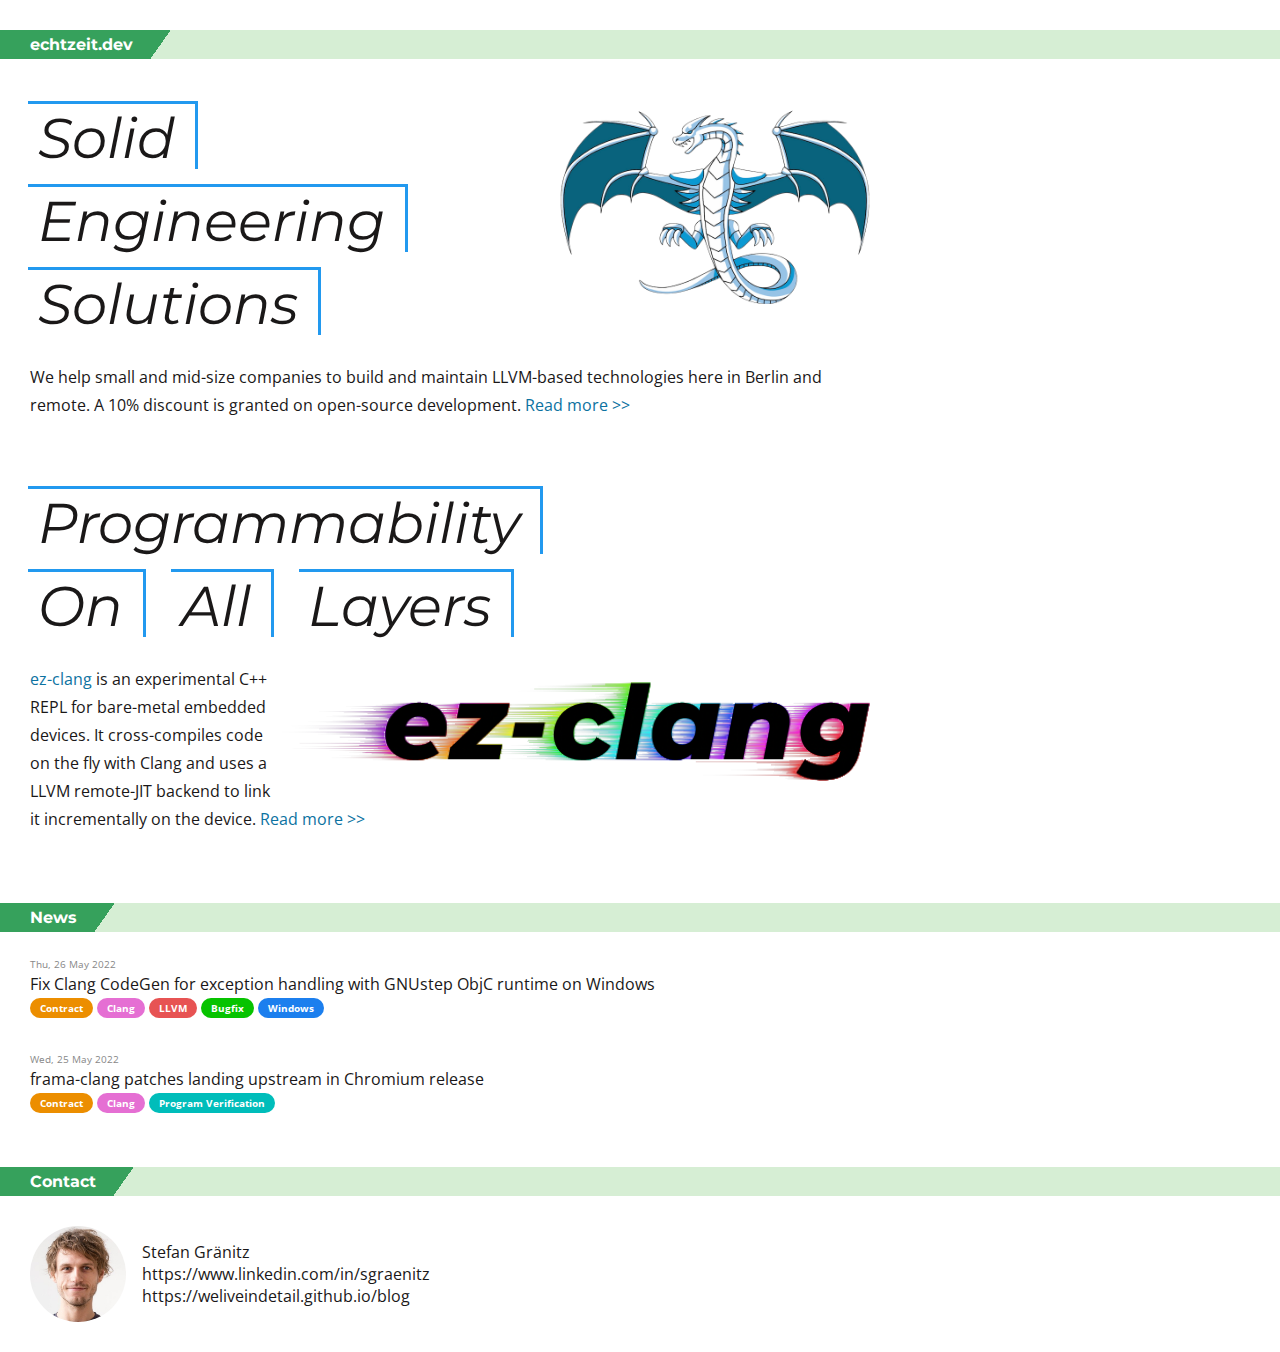
<file: index.html>
<!DOCTYPE html>
<html lang="en">
<head>
  <meta charset="UTF-8" />
  <meta name="viewport" content="width=device-width, initial-scale=1" />
  <title>echtzeit.dev</title>
  <link rel="preconnect" href="https://fonts.googleapis.com">
  <link rel="preconnect" href="https://fonts.gstatic.com" crossorigin>
  <link  href="https://fonts.googleapis.com/css2?family=Montserrat:ital,wght@0,600;1,800&family=Open+Sans:wght@400;700&display=swap" rel="stylesheet">
  <link href="base.css" rel="stylesheet">
  <link href="default.css" rel="stylesheet">
</head>
<body>
  <h1>
    <span><a href=".">echtzeit.dev</a></span>
  </h1>
  <div class="section main">
    <div class="top-item services">
      <div class="motto">
        <span>Solid</span><br>
        <span>Engineering</span><br>
        <span>Solutions</span>
      </div>
      <a href="services/">
        <div class="text">
          We help small and mid-size companies to build and maintain LLVM-based technologies here in Berlin
          and remote. A 10% discount is granted on open-source development.
          <span class="link">Read&nbsp;more&nbsp;&gt;&gt;</span>
        </div>
      </a>
    </div>
    <div class="top-item ez-clang">
      <div class="motto">
        <span>Programmability</span><br><span>On</span><span>All</span><span>Layers</span>
      </div>
      <a href="ez-clang/">
        <div class="text">
          <img class="banner" src="ez-clang/img/ez-clang.png">
          <span class="link">ez-clang</span> is an experimental C++ REPL for bare-metal embedded devices. It cross-compiles code on the fly with Clang
          and uses a LLVM remote-JIT backend to link it incrementally on the device.
          <span class="link">Read&nbsp;more&nbsp;&gt;&gt;</span>
        </div>
      </a>
    </div>
  </div>

  <h1><span>News</span></h1>
  <div class="section news">
    <a class="news-item" href="#">
      <div class="date">
        Thu, 26 May 2022
      </div>
      <div class="link">
        Fix Clang CodeGen for exception handling with GNUstep ObjC runtime on Windows
      </div>
      <div class="badges">
        <span class="contract">Contract</span>
        <span class="clang">Clang</span>
        <span class="llvm">LLVM</span>
        <span class="bugfix">Bugfix</span>
        <span class="windows">Windows</span>
      </div>
    </a>
    <div class="news-item-spacer">
    </div>
    <a class="news-item" href="#">
      <div class="date">
        Wed, 25 May 2022
      </div>
      <div class="link">
        frama-clang patches landing upstream in Chromium release
      </div>
      <div class="badges">
        <span class="contract">Contract</span>
        <span class="clang">Clang</span>
        <span class="program-verification">Program Verification</span>
      </div>
    </a>
  </div>

  <h1><span>Contact</span></h1>
  <div class="contact">
    <img src="img/contact-sgraenitz.jpg" alt="photo">
    <div>
      Stefan Gränitz<br>
      <a target="_blank" href="https://www.linkedin.com/in/sgraenitz">
          https://www.linkedin.com/in/sgraenitz
      </a>
      <a target="_blank" href="https://weliveindetail.github.io/blog">
        https://weliveindetail.github.io/blog
      </a>
    </div>
  </div>
</body>
</html>
</file>
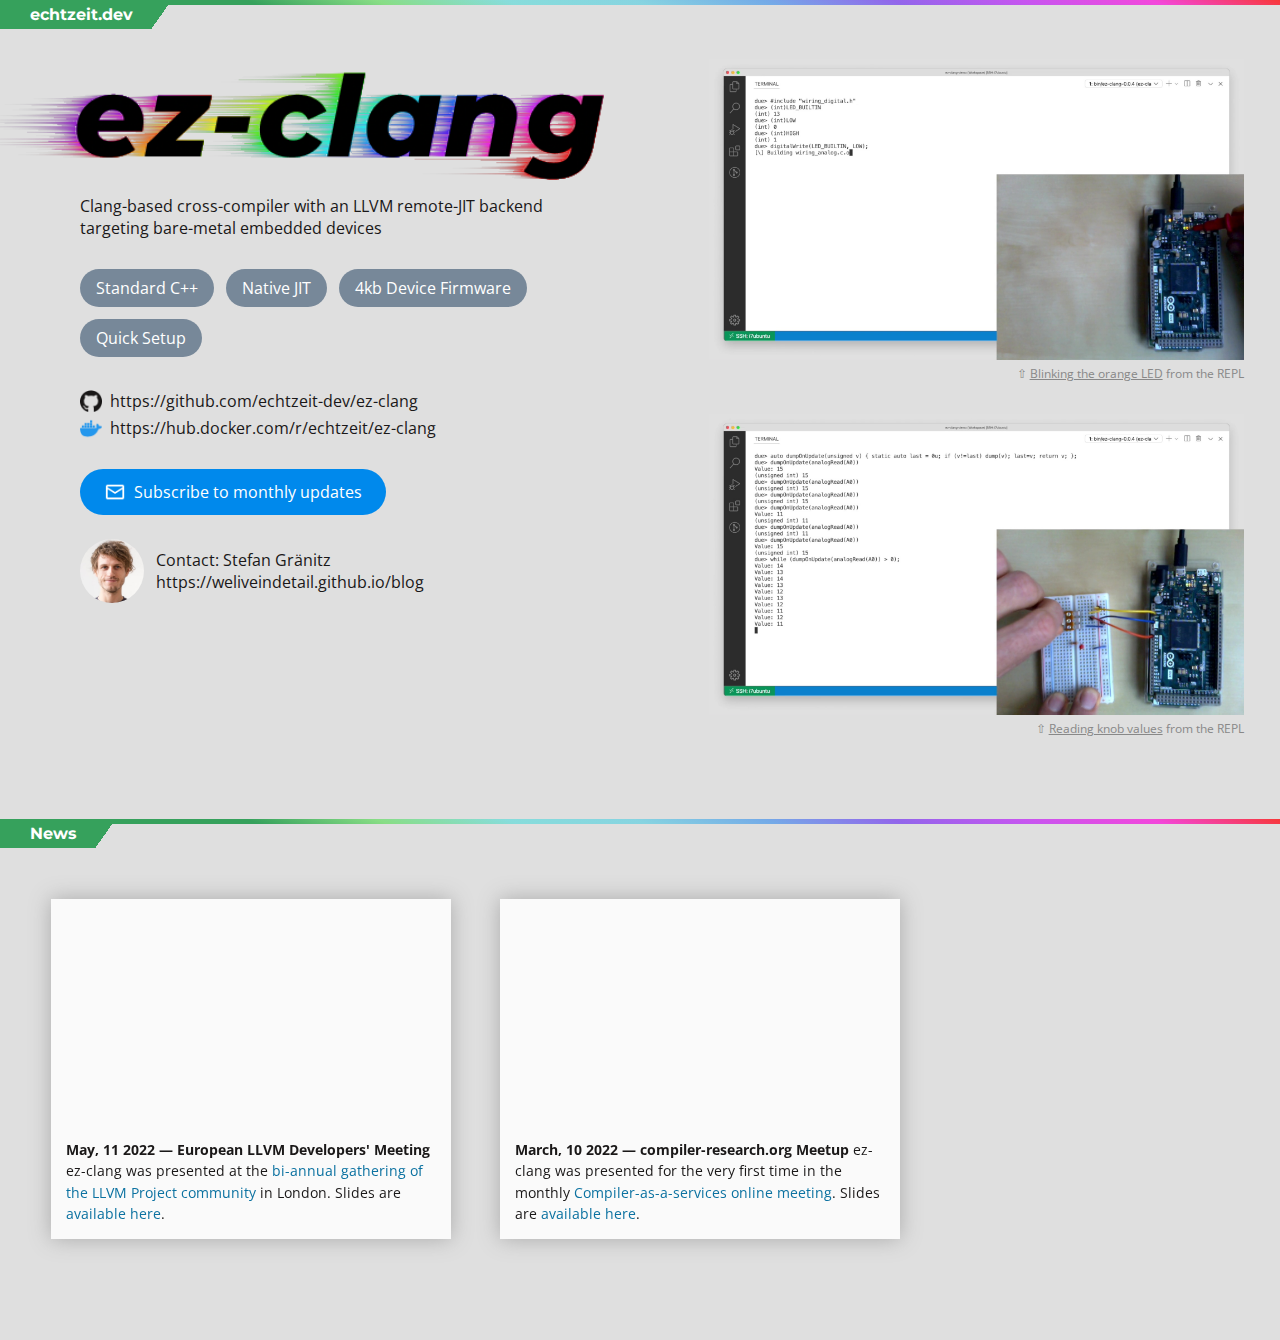
<file: ez-clang/index.html>
<!DOCTYPE html>
<html lang="en">
<head>
  <meta charset="UTF-8" />
  <meta name="viewport" content="width=device-width, initial-scale=1" />
  <title>ez-clang C++ REPL for bare metal embedded devices &mdash; echtzeit.dev</title>
  <link rel="preconnect" href="https://fonts.googleapis.com">
  <link rel="preconnect" href="https://fonts.gstatic.com" crossorigin>
  <link  href="https://fonts.googleapis.com/css2?family=Montserrat:ital,wght@0,600;1,800&family=Open+Sans:wght@400;500&display=swap" rel="stylesheet">
  <link href="../base.css" rel="stylesheet">
  <link href="default.css" rel="stylesheet">

  <meta property="og:type" content="website"/>
  <meta property="og:title" content="ez-clang C++ REPL for bare metal embedded devices"/>
  <meta property="og:description" content="Clang-based cross-compiler with an LLVM remote-JIT backend targeting low-resource embedded devices"/>
  <meta property="og:url" content="https://echtzeit.dev/ez-clang"/>
  <meta property="og:image" content="https://echtzeit.dev/ez-clang/img/2022-05-banner.png"/>
  <meta property="og:updated_time" content="2020-05-09T18:00:00-02:00" />
  <meta property="og:image:width" content="870" />
  <meta property="og:image:height" content="600" />

  <meta name="twitter:card" content="player">
  <meta name="twitter:site" content="@weliveindetail">
  <meta name="twitter:url" content="https://echtzeit.dev/ez-clang"/>
  <meta name="twitter:title" content="ez-clang C++ REPL for bare metal embedded devices">
  <meta name="twitter:description" content="Clang-based cross-compiler with an LLVM remote-JIT backend targeting low-resource embedded devices">
  <meta name="twitter:image" content="https://echtzeit.dev/ez-clang/img/2022-05-banner.png">
  <meta name="twitter:image:width" content="870" />
  <meta name="twitter:image:height" content="600" />
  <meta name="twitter:image:alt" content="https://user-images.githubusercontent.com/7307454/165805276-9b073274-327a-4f19-b1c2-8701f4be28fa.mp4">
  <meta name="twitter:player" content="https://user-images.githubusercontent.com/7307454/165805276-9b073274-327a-4f19-b1c2-8701f4be28fa.mp4">
  <meta name="twitter:player:width" content="1920">
  <meta name="twitter:player:height" content="1080">
</head>
<body>
  <div id="bar-notify">
    Thanks for subscribing!
  </div>
  <h1>
    <span class="level1">
      <a href="..">echtzeit.dev</a>
    </span>
  </h1>
  <div class="main-grid">
    <div class="cell-top">
      <img src="img/ez-clang.png" alt="ez-clang" class="ez-clang-heading">
      <div class="summary">
        Clang-based cross-compiler with an LLVM remote-JIT backend targeting bare-metal embedded devices
      </div>
      <div class="keywords-container">
        <div>Standard C++</div>
        <div>Native JIT</div>
        <div>4kb Device Firmware</div>
        <div>Quick Setup</div>
      </div>
    </div>
    <div class="cell-previews">
      <video poster="img/video-preview-04.jpg" title="Play video" onclick="this.setAttribute('controls', 'controls')">
        <source type="video/mp4" src="https://user-images.githubusercontent.com/7307454/165801102-d6023bcf-040b-4f8c-8dc5-1d71200664ba.mp4">
        Your browser does not support the HTML5 video tag.
      </video>
      <div>
        ⇧ <a target="_blank" href="https://www.arduino.cc/en/Tutorial/BuiltInExamples/Blink">Blinking the orange LED</a>
        from the REPL
      </div>
      <video poster="img/video-preview-05.jpg" title="Play video" onclick="this.setAttribute('controls', 'controls')">
        <source type="video/mp4" src="https://user-images.githubusercontent.com/7307454/165805276-9b073274-327a-4f19-b1c2-8701f4be28fa.mp4">
        Your browser does not support the HTML5 video tag.
      </video>
      <div>
        ⇧ <a target="_blank" href="https://www.arduino.cc/en/Tutorial/BuiltInExamples/ReadAnalogVoltage">Reading knob values</a>
        from the REPL
      </div>
    </div>
    <div class="cell-links">
      <a target="_blank" href="https://github.com/echtzeit-dev/ez-clang">
        <img src="img/github.png" class="icon" alt="github">
        https://github.com/echtzeit-dev/ez-clang
      </a>
      <a target="_blank" href="https://hub.docker.com/r/echtzeit/ez-clang">
        <img src="img/docker.png" class="icon" alt="docker">
        https://hub.docker.com/r/echtzeit/ez-clang
      </a>
    </div>
    <div class="cell-subscribe">
      <a target="_blank" href="https://1f5cb83c.sibforms.com/serve/[base64]">
        <img src="img/mail.png" class="icon" alt="mail">
        Subscribe to monthly updates
      </a>
    </div>
    <div class="cell-foot">
      <img src="img/contact-sgraenitz.jpg" alt="contact-sgraenitz">
      <div>
        Contact: Stefan Gränitz<br>
        <a target="_blank" href="https://weliveindetail.github.io/blog">https://weliveindetail.github.io/blog</a>
      </div>
    </div>
  </div>
  <script>
    const regex = /[?&]([^=#]+)=([^&#]*)/g;
    let params = {};
    let match;
    while(match = regex.exec(window.location.href)) {
      params[match[1]] = match[2];
    }
    if (params.hasOwnProperty('monthly')) {
      document.getElementById('bar-notify').style.display = 'flex';
    }
  </script>

  <h1 class="news" id="news"><span>News</span></h1>
  <div class="news-container">
    <div class="news-item">
      <iframe src="https://www.youtube.com/embed/_qYqEYh1nHE?rel=0&amp;showinfo=0" allowfullscreen="" width="400" height="225" frameborder="0">
      </iframe>
      <div class="text">
        <b>May, 11 2022 &mdash; European LLVM Developers' Meeting</b>
        ez-clang was presented at the <a target="_blank" href="https://llvm.org/devmtg/2022-05/">bi-annual gathering of the LLVM Project community</a> in London.
        Slides are <a target="_blank" href="https://llvm.org/devmtg/2022-05/slides/2022EuroLLVM-ezClang.pdf">available here</a>.
      </div>
    </div>
    <div class="news-item">
      <iframe src="https://www.youtube.com/embed/gKNxTeDBczk?rel=0&amp;showinfo=0" allowfullscreen="" width="400" height="225" frameborder="0">
      </iframe>
      <div class="text">
        <b>March, 10 2022 &mdash; compiler-research.org Meetup</b>
        ez-clang was presented for the very first time in the monthly <a target="_blank" href="https://compiler-research.org/meetings/#caas_10Mar2022">Compiler-as-a-services online meeting</a>.
        Slides are <a target="_blank" href="https://compiler-research.org/assets/presentations/S_Graenitz-CaaS_EzClang.pdf">available here</a>.
      </div>
    </div>
  </div>
</body>
</html>
</file>
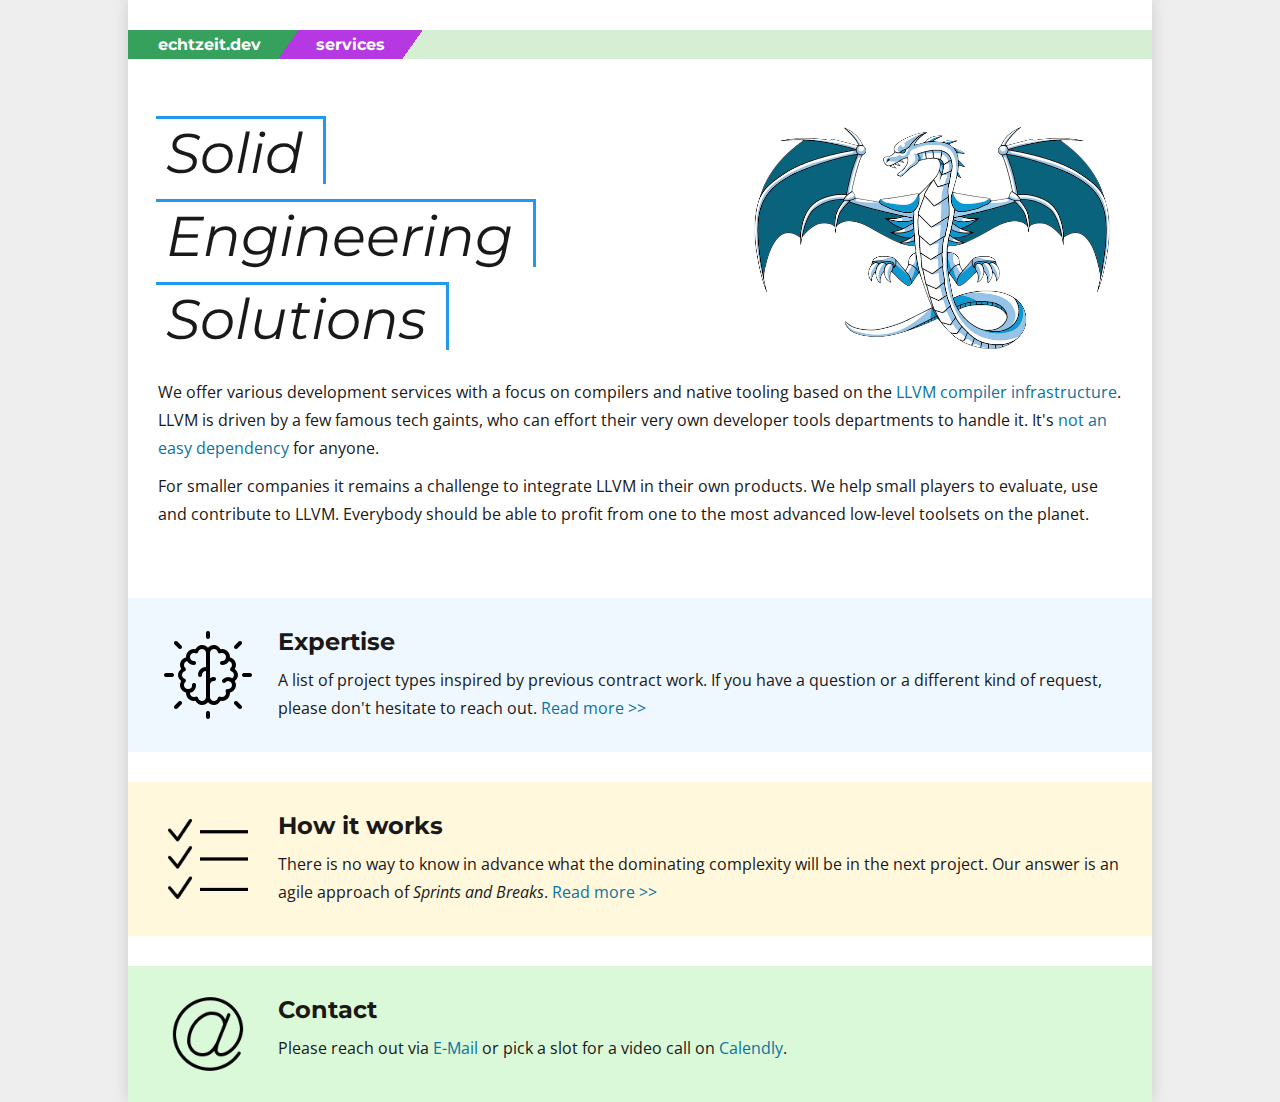
<file: services/index.html>
<!DOCTYPE html>
<html lang="en">
<head>
  <meta charset="UTF-8" />
  <meta name="viewport" content="width=device-width, initial-scale=1" />
  <title>echtzeit.dev</title>
  <link rel="preconnect" href="https://fonts.googleapis.com">
  <link rel="preconnect" href="https://fonts.gstatic.com" crossorigin>
  <link  href="https://fonts.googleapis.com/css2?family=Montserrat:ital,wght@0,600;1,800&family=Open+Sans:wght@400;500&display=swap" rel="stylesheet">
  <link href="../base.css" rel="stylesheet">
  <link href="default.css" rel="stylesheet">
  <script language="JavaScript" type="text/javascript">
    if (window.location.host == "weliveindetail.github.io" && window.location.protocol != "https:") {
      window.location.protocol = "https:";
    }

    function decode(a, shift) {
      return a.replace(/[a-zA-Z]/g, function(c){
        return String.fromCharCode((c <= "Z" ? 90 : 122) >= (c = c.charCodeAt(0) + shift) ? c : c - 26);
      })
    };
    function encode(a, shift) {
      return a.replace(/[a-zA-Z]/g, function(c){
        return String.fromCharCode((c >= "a" ? 97 : 65) <= (c = c.charCodeAt(0) - shift) ? c : c + 26);
      })
    };
    function openMailer(element) {
      var y = decode("hvdgoj", 5) + ":" +
              decode("fgrsna.tenravgm", 13) + "@" +
              decode("pvjru.lxv", 17);

      element.setAttribute("href", y);
      element.setAttribute("onclick", "");
    };
  </script>
</head>
<body>
  <div class="page">
    <div class="nav">
      <h1>
        <span class="level1">
          <a href="..">echtzeit.dev</a>
        </span><span class="level2">
          <a href=".">services</a>
        </span>
      </h1>
    </div>
    <div class="head">
      <div class="motto">
        <span>Solid</span><br>
        <span>Engineering</span><br>
        <span>Solutions</span>
      </div>
      <div class="text">
        <ul class="paragraphs">
          <li>
            We offer various development services with a focus on compilers and native
            tooling based on the <a href="https://www.youtube.com/watch?v=BT2Cv-Tjq7Q">
            LLVM compiler infrastructure</a>.
            LLVM is driven by a few famous tech gaints, who can effort their very own
            developer tools departments to handle it.
            It's <a href="../expertise/#porting">not an easy dependency</a>
            for anyone.
          </li>
          <li>
            For smaller companies it remains a challenge to integrate LLVM in their
            own products.
            We help small players to evaluate, use and contribute to LLVM.
            Everybody should be able to profit from one to the most advanced
            low-level toolsets on the planet.
          </li>
        </ul>
      </div>
    </div>

    <div class="top-item" id="expertise">
      <a href="expertise">
        <div class="text">
          <h2>Expertise</h2>
          A list of project types inspired by previous contract work.
          If you have a question or a different kind of request,
          please don't hesitate to reach out.
          <span class="link">Read&nbsp;more&nbsp;&gt;&gt;</span>
        </div>
      </a>
    </div>

    <div class="top-item" id="how-it-works">
      <a href="how-it-works">
        <div class="text">
          <h2>How it works</h2>
          There is no way to know in advance what the dominating complexity
          will be in the next project.
          Our answer is an agile approach of <i>Sprints and Breaks</i>.
          <span class="link">Read&nbsp;more&nbsp;&gt;&gt;</span>
        </div>
      </a>
    </div>

    <div class="top-item" id="contact">
      <div class="text">
        <h2>Contact</h2>
        <ul class="paragraphs">
          <li>
            Please reach out via <a href="click:the.address.will.be.decrypted.by.javascript" onclick="openMailer(this);">E-Mail</a>
            or pick a slot for a video call on <a href="https://calendly.com/stefan-graenitz/30min">Calendly</a>.
          </li>
        </ul>
      </div>
    </div>
  </div>
</body>
</html>
</file>
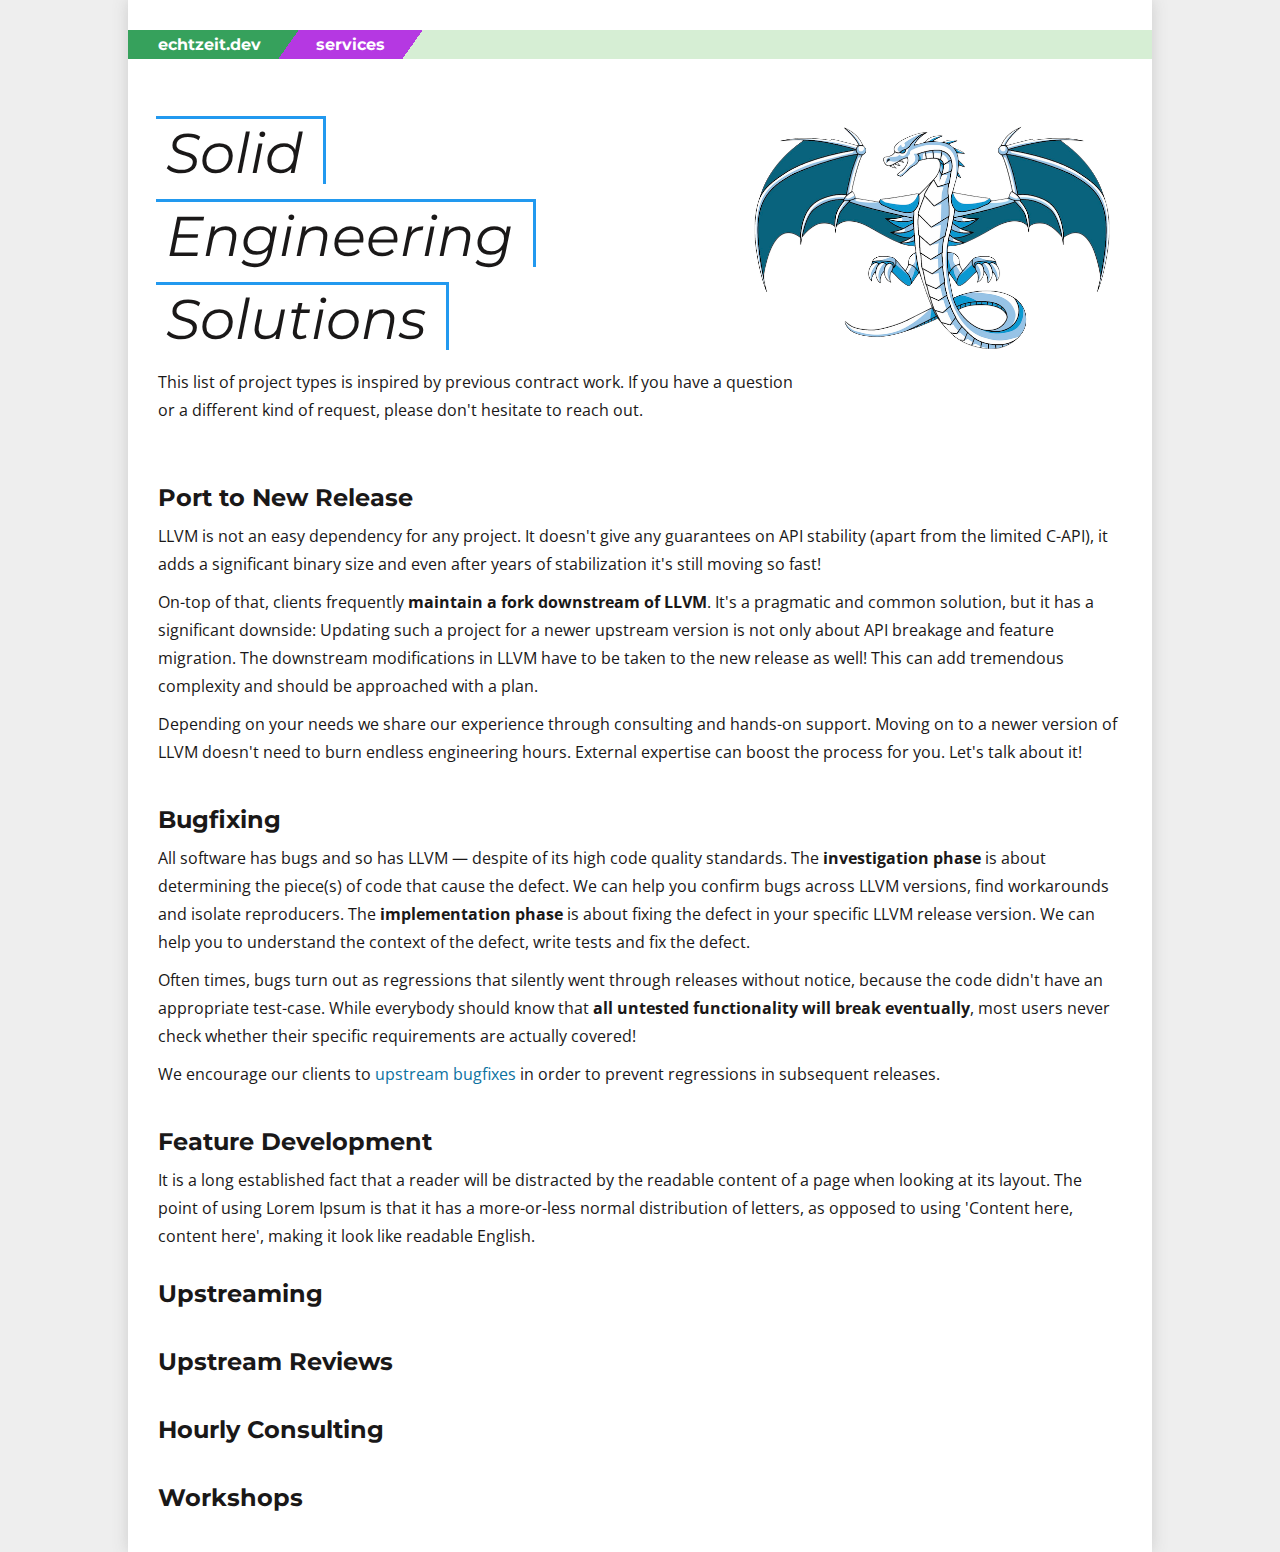
<file: services/expertise/index.html>
<!DOCTYPE html>
<html lang="en">
<head>
  <meta charset="UTF-8" />
  <meta name="viewport" content="width=device-width, initial-scale=1" />
  <title>echtzeit.dev</title>
  <link rel="preconnect" href="https://fonts.googleapis.com">
  <link rel="preconnect" href="https://fonts.gstatic.com" crossorigin>
  <link  href="https://fonts.googleapis.com/css2?family=Montserrat:ital,wght@0,600;1,800&family=Open+Sans:wght@400;500&display=swap" rel="stylesheet">
  <link href="../../base.css" rel="stylesheet">
  <link href="../default.css" rel="stylesheet">
  <link href="default.css" rel="stylesheet">
</head>
<body>
  <div class="page">
    <div class="nav">
      <h1>
        <span class="level1">
          <a href="../..">echtzeit.dev</a>
        </span><span class="level2">
          <a href="..">services</a>
        </span>
      </h1>
    </div>
    <div class="head">
      <div class="motto">
        <span>Solid</span><br>
        <span>Engineering</span><br>
        <span>Solutions</span>
      </div>
      <div class="text">
        This list of project types is inspired by previous contract work.
        If you have a question or a different kind of request,
        please don't hesitate to reach out.
      </div>
    </div>

    <div class="text" id="porting">
      <h2>Port to New Release</h2>
      <ul class="paragraphs">
        <li>
          LLVM is not an easy dependency for any project.
          It doesn't give any guarantees on API stability (apart from the limited
          C-API), it adds a significant binary size and even after years of
          stabilization it's still moving so fast! <!--(... commits per day on average).-->
        </li>
        <li>
          On-top of that, clients frequently <b>maintain a fork downstream of
          LLVM</b>.
          It's a pragmatic and common solution, but it has a significant downside:
          Updating such a project for a newer upstream version is not only about API
          breakage and feature migration.
          The downstream modifications in LLVM have to be taken to the new release
          as well!
          This can add tremendous complexity and should be approached with a plan.
        </li>
        <li>
          Depending on your needs we share our experience through consulting and
          hands-on support.
          Moving on to a newer version of LLVM doesn't need to burn endless
          engineering hours.
          External expertise can boost the process for you.
          Let's talk about it!
        </li>
      </ul>
    </div>

    <div class="text">
      <h2>Bugfixing</h2>
      <ul class="paragraphs">
        <li>
          All software has bugs and so has LLVM &mdash; despite of its high code
          quality standards.
          The <b>investigation phase</b> is about determining the piece(s) of
          code that cause the defect.
          We can help you confirm bugs across LLVM versions, find workarounds
          and isolate reproducers.
          The <b>implementation phase</b> is about fixing the defect in your
          specific LLVM release version.
          We can help you to understand the context of the defect, write tests
          and fix the defect.
        </li>
        <li>
          Often times, bugs turn out as regressions that silently went through
          releases without notice, because the code didn't have an appropriate
          test-case. While everybody should know that <b>all untested
          functionality will break eventually</b>, most users never check
          whether their specific requirements are actually covered!
        </li>
        <li>
          We encourage our clients to <a href="#upstreaming">upstream bugfixes</a>
          in order to prevent regressions in subsequent releases.
        </li>
      </ul>
    </div>

    <div class="text" id="feature-dev">
      <h2>Feature Development</h2>
      It is a long established fact that a reader will be distracted by the
      readable content of a page when looking at its layout. The point of using
      Lorem Ipsum is that it has a more-or-less normal distribution of letters,
      as opposed to using 'Content here, content here', making it look like
      readable English.
    </div>

    <div class="text" id="upstreaming">
      <h2>Upstreaming</h2>
    </div>

    <div class="text">
      <h2>Upstream Reviews</h2>
    </div>

    <div class="text">
      <h2>Hourly Consulting</h2>
    </div>

    <div class="text">
      <h2>Workshops</h2>
    </div>
  </div>
</body>
</html>
</file>
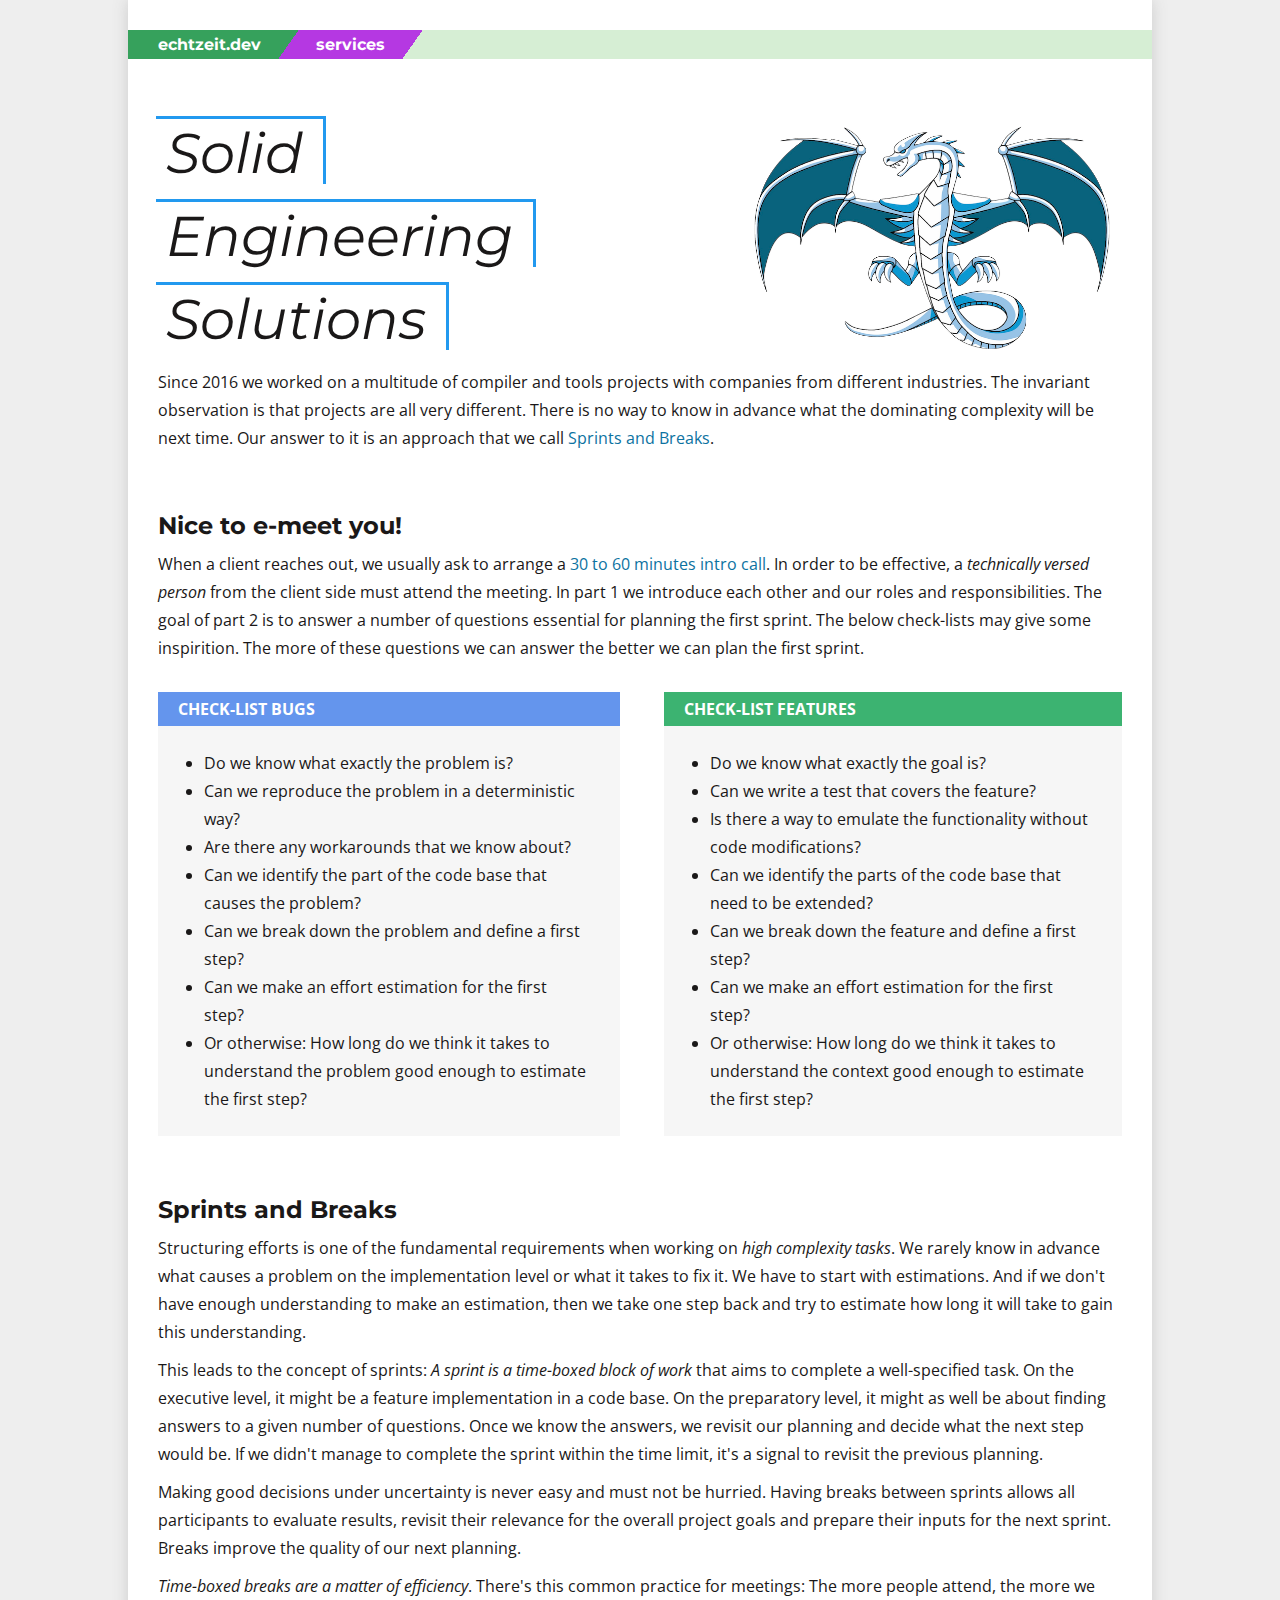
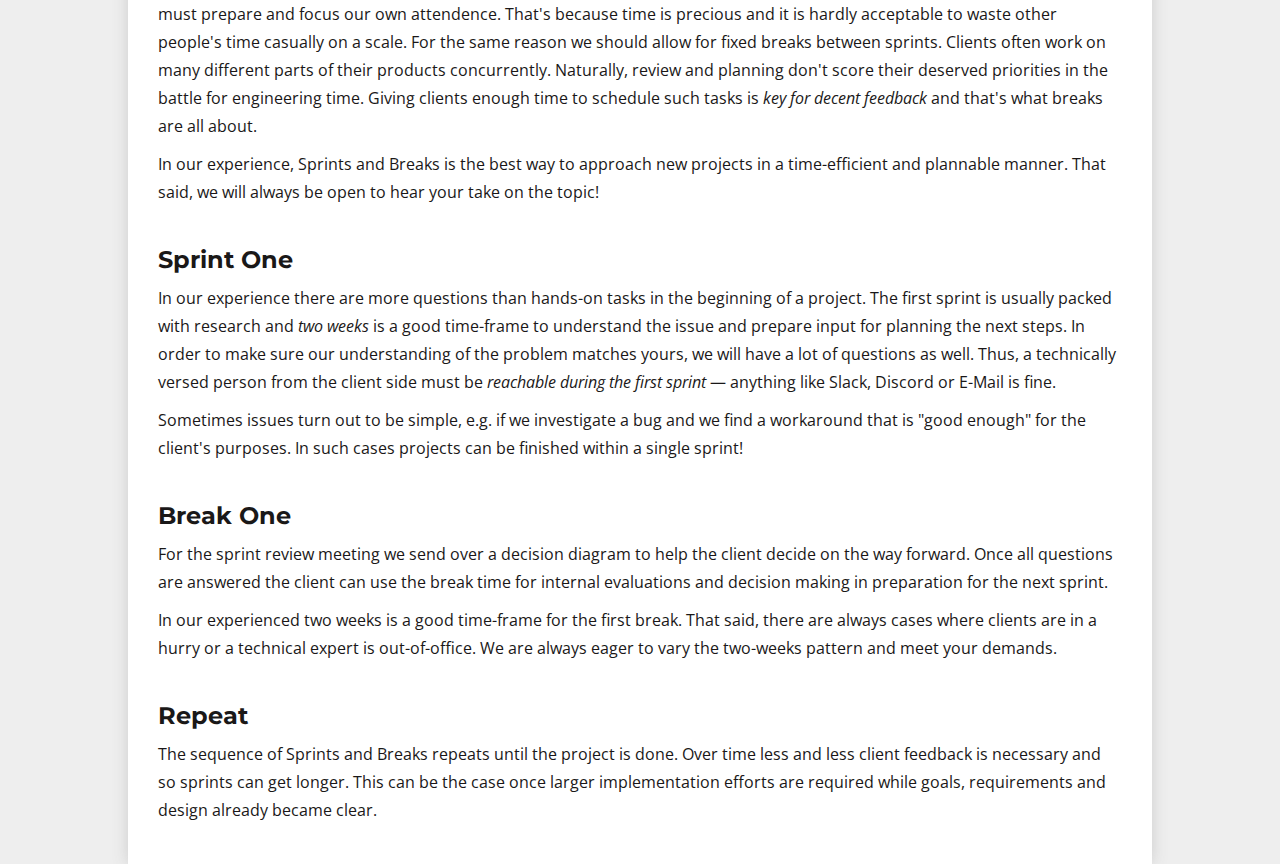
<file: services/how-it-works/index.html>
<!DOCTYPE html>
<html lang="en">
<head>
  <meta charset="UTF-8" />
  <meta name="viewport" content="width=device-width, initial-scale=1" />
  <title>echtzeit.dev</title>
  <link rel="preconnect" href="https://fonts.googleapis.com">
  <link rel="preconnect" href="https://fonts.gstatic.com" crossorigin>
  <link  href="https://fonts.googleapis.com/css2?family=Montserrat:ital,wght@0,600;1,800&family=Open+Sans:wght@400;500&display=swap" rel="stylesheet">
  <link href="../../base.css" rel="stylesheet">
  <link href="../default.css" rel="stylesheet">
  <link href="default.css" rel="stylesheet">
</head>
<body>
  <div class="page">
    <div class="nav">
      <h1>
        <span class="level1">
          <a href="../..">echtzeit.dev</a>
        </span><span class="level2">
          <a href="..">services</a>
        </span>
      </h1>
    </div>
    <div class="head">
      <div class="motto">
        <span>Solid</span><br>
        <span>Engineering</span><br>
        <span>Solutions</span>
      </div>
      <div class="text">
        Since 2016 we worked on a multitude of compiler and tools projects with
        companies from different industries. The invariant observation is
        that projects are all very different. There is no way to know in advance what
        the dominating complexity will be next time. Our answer to it is an
        approach that we call <a href="sprints-and-breaks">Sprints and Breaks</a>.
      </div>
    </div>

    <div class="text" id="intro">
      <h2>Nice to e-meet you!</h2>
      When a client reaches out, we usually ask to arrange a
      <a href="https://calendly.com/stefan-graenitz/30min">30 to 60 minutes
      intro call</a>.
      In order to be effective, a <i>technically versed person</i> from the
      client side must attend the meeting.
      In part 1 we introduce each other and our roles and responsibilities.
      The goal of part 2 is to answer a number of questions essential for
      planning the first sprint. The below check-lists may give some
      inspirition. The more of these questions we can answer the better we can
      plan the first sprint.
      <div class="wrappable-columns">
        <div class="column">
          <div id="checklist-bugs">Check-list Bugs</div>
          <ul>
            <li>Do we know what exactly the problem is?</li>
            <li>Can we reproduce the problem in a deterministic way?</li>
            <li>Are there any workarounds that we know about?</li>
            <li>Can we identify the part of the code base that causes the problem?</li>
            <li>Can we break down the problem and define a first step?</li>
            <li>Can we make an effort estimation for the first step?</li>
            <li>Or otherwise: How long do we think it takes to understand the problem
                good enough to estimate the first step?</li>
          </ul>
        </div>
        <div class="spacer">
        </div>
        <div class="column">
          <div id="checklist-features">Check-list Features</div>
          <ul>
            <li>Do we know what exactly the goal is?</li>
            <li>Can we write a test that covers the feature?</li>
            <li>Is there a way to emulate the functionality without code modifications?</li>
            <li>Can we identify the parts of the code base that need to be extended?</li>
            <li>Can we break down the feature and define a first step?</li>
            <li>Can we make an effort estimation for the first step?</li>
            <li>Or otherwise: How long do we think it takes to understand the
                context good enough to estimate the first step?</li>
          </ul>
        </div>
      </div>
    </div>

    <div class="text" id="sprints-and-breaks">
      <h2>Sprints and Breaks</h2>
      <ul class="paragraphs">
        <li>
          Structuring efforts is one of the fundamental requirements when
          working on <i>high complexity tasks</i>.
          We rarely know in advance what causes a problem on the implementation
          level or what it takes to fix it.
          We have to start with estimations.
          And if we don't have enough understanding to make an estimation, then
          we take one step back and try to estimate how long it will take to
          gain this understanding.
        </li>
        <li>
          This leads to the concept of sprints:
          <i>A sprint is a time-boxed block of work</i> that aims to complete a
          well-specified task.
          On the executive level, it might be a feature implementation in a
          code base.
          On the preparatory level, it might as well be about finding answers to
          a given number of questions.
          Once we know the answers, we revisit our planning and decide what
          the next step would be.
          If we didn't manage to complete the sprint within the time limit,
          it's a signal to revisit the previous planning.
        </li>
        <li>
          Making good decisions under uncertainty is never easy and must not be
          hurried.
          Having breaks between sprints allows all participants to evaluate results,
          revisit their relevance for the overall project goals and prepare their
          inputs for the next sprint.
          Breaks improve the quality of our next planning.
        </li>
        <li>
          <i>Time-boxed breaks are a matter of efficiency</i>.
          There's this common practice for meetings: The more people attend, the
          more we must prepare and focus our own attendence.
          That's because time is precious and it is hardly acceptable to waste other
          people's time casually on a scale.
          For the same reason we should allow for fixed breaks between sprints.
          Clients often work on many different parts of their products
          concurrently.
          Naturally, review and planning don't score their deserved priorities in
          the battle for engineering time.
          Giving clients enough time to schedule such tasks is <i>key for decent
          feedback</i> and that's what breaks are all about.
        </li>
        <li>
          In our experience, Sprints and Breaks is the best way to approach new
          projects in a time-efficient and plannable manner. That said, we will always
          be open to hear your take on the topic!
        </li>
      </ul>
    </div>

    <div class="text">
      <h2>Sprint One</h2>
      <ul class="paragraphs">
        <li>
          In our experience there are more questions than hands-on tasks in the
          beginning of a project.
          The first sprint is usually packed with research and <i>two weeks</i>
          is a good time-frame to understand the issue and prepare input for
          planning the next steps.
          In order to make sure our understanding of the problem matches yours,
          we will have a lot of questions as well.
          Thus, a technically versed person from the client side must be
          <i>reachable during the first sprint</i> &mdash; anything like Slack,
          Discord or E-Mail is fine.
        </li>
        <li>
          Sometimes issues turn out to be simple, e.g. if we investigate a bug
          and we find a workaround that is "good enough" for the client's
          purposes. In such cases projects can be finished within a single
          sprint!
        </li>
      </ul>
    </div>

    <div class="text">
      <h2>Break One</h2>
      <ul class="paragraphs">
        <li>
          For the sprint review meeting we send over a decision diagram to help
          the client decide on the way forward.
          Once all questions are answered the client can use the break time for
          internal evaluations and decision making in preparation for the next
          sprint.
        </li>
        <li>
          In our experienced two weeks is a good time-frame for the first break.
          That said, there are always cases where clients are in a hurry or a
          technical expert is out-of-office.
          We are always eager to vary the two-weeks pattern and meet your
          demands.
        </li>
      </ul>
    </div>

    <div class="text">
      <h2>Repeat</h2>
      <ul class="paragraphs">
        <li>
          The sequence of Sprints and Breaks repeats until the project is done.
          Over time less and less client feedback is necessary and so sprints
          can get longer.
          This can be the case once larger implementation efforts are required
          while goals, requirements and design already became clear.
        </li>
      </ul>
    </div>
  </div>
</body>
</html>
</file>
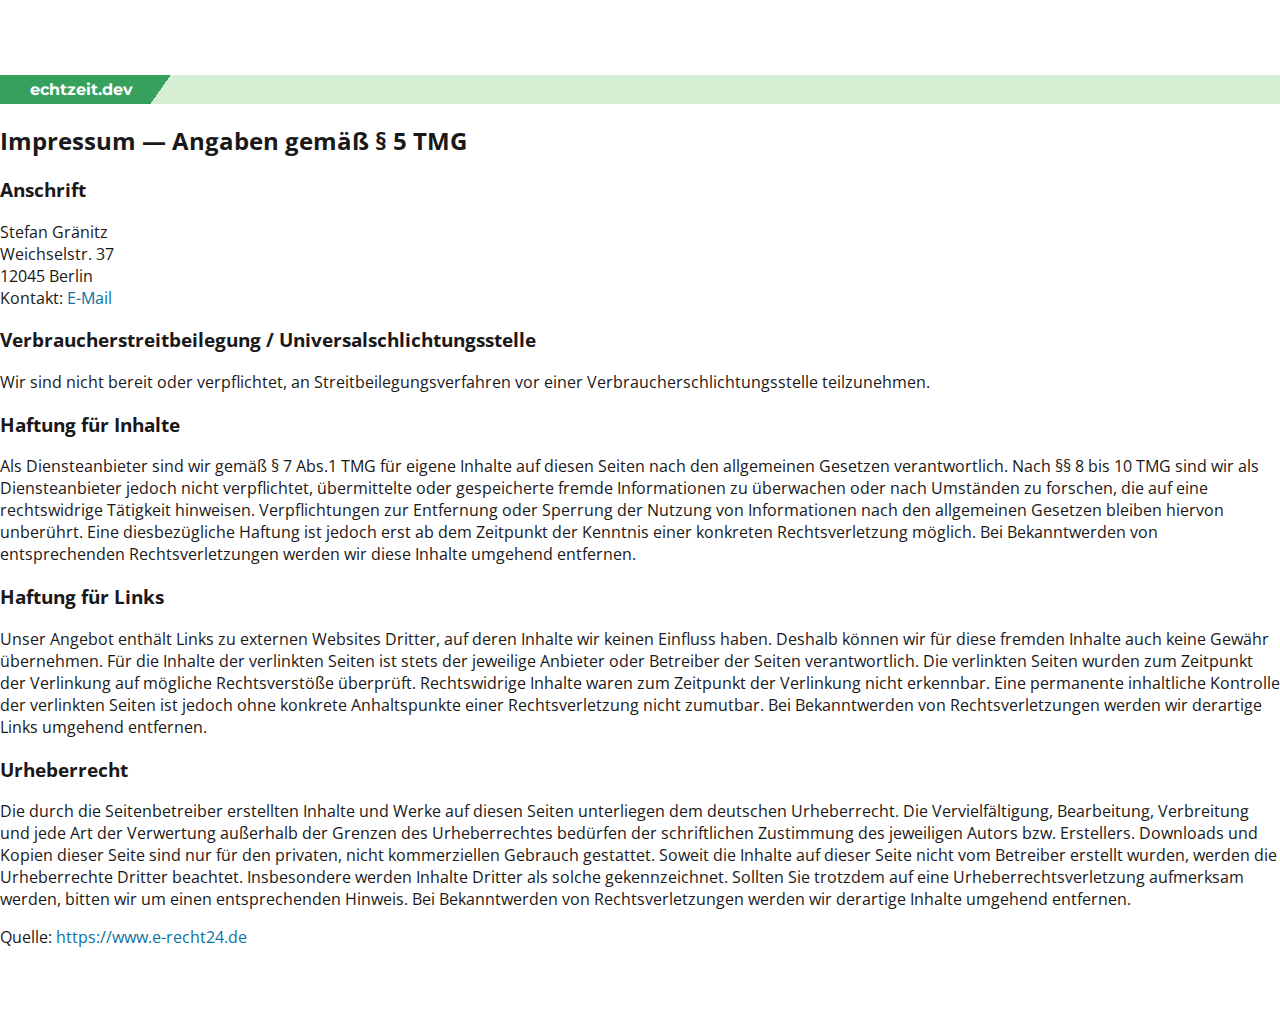
<file: imprint.html>
<!DOCTYPE html>
<html lang="en">
<head>
  <meta charset="UTF-8" />
  <meta name="viewport" content="width=device-width, initial-scale=1" />
  <title>echtzeit.dev</title>
  <link rel="preconnect" href="https://fonts.googleapis.com">
  <link rel="preconnect" href="https://fonts.gstatic.com" crossorigin>
  <link  href="https://fonts.googleapis.com/css2?family=Montserrat:ital,wght@0,600;1,800&family=Open+Sans:wght@400;700&display=swap" rel="stylesheet">
  <link href="base.css" rel="stylesheet">
  <link href="default.css" rel="stylesheet">
</head>
<body>
  <div class="section imprint">
    <h1>
      <span><a href=".">echtzeit.dev</a></span>
    </h1>
    <script>
      /*! jQuery v3.2.1 | (c) JS Foundation and other contributors | jquery.org/license */
      !function(a,b){"use strict";"object"==typeof module&&"object"==typeof module.exports?module.exports=a.document?b(a,!0):function(a){if(!a.document)throw new Error("jQuery requires a window with a document");return b(a)}:b(a)}("undefined"!=typeof window?window:this,function(a,b){"use strict";var c=[],d=a.document,e=Object.getPrototypeOf,f=c.slice,g=c.concat,h=c.push,i=c.indexOf,j={},k=j.toString,l=j.hasOwnProperty,m=l.toString,n=m.call(Object),o={};function p(a,b){b=b||d;var c=b.createElement("script");c.text=a,b.head.appendChild(c).parentNode.removeChild(c)}var q="3.2.1",r=function(a,b){return new r.fn.init(a,b)},s=/^[\s\uFEFF\xA0]+|[\s\uFEFF\xA0]+$/g,t=/^-ms-/,u=/-([a-z])/g,v=function(a,b){return b.toUpperCase()};r.fn=r.prototype={jquery:q,constructor:r,length:0,toArray:function(){return f.call(this)},get:function(a){return null==a?f.call(this):a<0?this[a+this.length]:this[a]},pushStack:function(a){var b=r.merge(this.constructor(),a);return b.prevObject=this,b},each:function(a){return r.each(this,a)},map:function(a){return this.pushStack(r.map(this,function(b,c){return a.call(b,c,b)}))},slice:function(){return this.pushStack(f.apply(this,arguments))},first:function(){return this.eq(0)},last:function(){return this.eq(-1)},eq:function(a){var b=this.length,c=+a+(a<0?b:0);return this.pushStack(c>=0&&c<b?[this[c]]:[])},end:function(){return this.prevObject||this.constructor()},push:h,sort:c.sort,splice:c.splice},r.extend=r.fn.extend=function(){var a,b,c,d,e,f,g=arguments[0]||{},h=1,i=arguments.length,j=!1;for("boolean"==typeof g&&(j=g,g=arguments[h]||{},h++),"object"==typeof g||r.isFunction(g)||(g={}),h===i&&(g=this,h--);h<i;h++)if(null!=(a=arguments[h]))for(b in a)c=g[b],d=a[b],g!==d&&(j&&d&&(r.isPlainObject(d)||(e=Array.isArray(d)))?(e?(e=!1,f=c&&Array.isArray(c)?c:[]):f=c&&r.isPlainObject(c)?c:{},g[b]=r.extend(j,f,d)):void 0!==d&&(g[b]=d));return g},r.extend({expando:"jQuery"+(q+Math.random()).replace(/\D/g,""),isReady:!0,error:function(a){throw new Error(a)},noop:function(){},isFunction:function(a){return"function"===r.type(a)},isWindow:function(a){return null!=a&&a===a.window},isNumeric:function(a){var b=r.type(a);return("number"===b||"string"===b)&&!isNaN(a-parseFloat(a))},isPlainObject:function(a){var b,c;return!(!a||"[object Object]"!==k.call(a))&&(!(b=e(a))||(c=l.call(b,"constructor")&&b.constructor,"function"==typeof c&&m.call(c)===n))},isEmptyObject:function(a){var b;for(b in a)return!1;return!0},type:function(a){return null==a?a+"":"object"==typeof a||"function"==typeof a?j[k.call(a)]||"object":typeof a},globalEval:function(a){p(a)},camelCase:function(a){return a.replace(t,"ms-").replace(u,v)},each:function(a,b){var c,d=0;if(w(a)){for(c=a.length;d<c;d++)if(b.call(a[d],d,a[d])===!1)break}else for(d in a)if(b.call(a[d],d,a[d])===!1)break;return a},trim:function(a){return null==a?"":(a+"").replace(s,"")},makeArray:function(a,b){var c=b||[];return null!=a&&(w(Object(a))?r.merge(c,"string"==typeof a?[a]:a):h.call(c,a)),c},inArray:function(a,b,c){return null==b?-1:i.call(b,a,c)},merge:function(a,b){for(var c=+b.length,d=0,e=a.length;d<c;d++)a[e++]=b[d];return a.length=e,a},grep:function(a,b,c){for(var d,e=[],f=0,g=a.length,h=!c;f<g;f++)d=!b(a[f],f),d!==h&&e.push(a[f]);return e},map:function(a,b,c){var d,e,f=0,h=[];if(w(a))for(d=a.length;f<d;f++)e=b(a[f],f,c),null!=e&&h.push(e);else for(f in a)e=b(a[f],f,c),null!=e&&h.push(e);return g.apply([],h)},guid:1,proxy:function(a,b){var c,d,e;if("string"==typeof b&&(c=a[b],b=a,a=c),r.isFunction(a))return d=f.call(arguments,2),e=function(){return a.apply(b||this,d.concat(f.call(arguments)))},e.guid=a.guid=a.guid||r.guid++,e},now:Date.now,support:o}),"function"==typeof Symbol&&(r.fn[Symbol.iterator]=c[Symbol.iterator]),r.each("Boolean Number String Function Array Date RegExp Object Error Symbol".split(" "),function(a,b){j["[object "+b+"]"]=b.toLowerCase()});function w(a){var b=!!a&&"length"in a&&a.length,c=r.type(a);return"function"!==c&&!r.isWindow(a)&&("array"===c||0===b||"number"==typeof b&&b>0&&b-1 in a)}var x=function(a){var b,c,d,e,f,g,h,i,j,k,l,m,n,o,p,q,r,s,t,u="sizzle"+1*new Date,v=a.document,w=0,x=0,y=ha(),z=ha(),A=ha(),B=function(a,b){return a===b&&(l=!0),0},C={}.hasOwnProperty,D=[],E=D.pop,F=D.push,G=D.push,H=D.slice,I=function(a,b){for(var c=0,d=a.length;c<d;c++)if(a[c]===b)return c;return-1},J="checked|selected|async|autofocus|autoplay|controls|defer|disabled|hidden|ismap|loop|multiple|open|readonly|required|scoped",K="[\\x20\\t\\r\\n\\f]",L="(?:\\\\.|[\\w-]|[^\0-\\xa0])+",M="\\["+K+"*("+L+")(?:"+K+"*([*^$|!~]?=)"+K+"*(?:'((?:\\\\.|[^\\\\'])*)'|\"((?:\\\\.|[^\\\\\"])*)\"|("+L+"))|)"+K+"*\\]",N=":("+L+")(?:\\((('((?:\\\\.|[^\\\\'])*)'|\"((?:\\\\.|[^\\\\\"])*)\")|((?:\\\\.|[^\\\\()[\\]]|"+M+")*)|.*)\\)|)",O=new RegExp(K+"+","g"),P=new RegExp("^"+K+"+|((?:^|[^\\\\])(?:\\\\.)*)"+K+"+$","g"),Q=new RegExp("^"+K+"*,"+K+"*"),R=new RegExp("^"+K+"*([>+~]|"+K+")"+K+"*"),S=new RegExp("="+K+"*([^\\]'\"]*?)"+K+"*\\]","g"),T=new RegExp(N),U=new RegExp("^"+L+"$"),V={ID:new RegExp("^#("+L+")"),CLASS:new RegExp("^\\.("+L+")"),TAG:new RegExp("^("+L+"|[*])"),ATTR:new RegExp("^"+M),PSEUDO:new RegExp("^"+N),CHILD:new RegExp("^:(only|first|last|nth|nth-last)-(child|of-type)(?:\\("+K+"*(even|odd|(([+-]|)(\\d*)n|)"+K+"*(?:([+-]|)"+K+"*(\\d+)|))"+K+"*\\)|)","i"),bool:new RegExp("^(?:"+J+")$","i"),needsContext:new RegExp("^"+K+"*[>+~]|:(even|odd|eq|gt|lt|nth|first|last)(?:\\("+K+"*((?:-\\d)?\\d*)"+K+"*\\)|)(?=[^-]|$)","i")},W=/^(?:input|select|textarea|button)$/i,X=/^h\d$/i,Y=/^[^{]+\{\s*\[native \w/,Z=/^(?:#([\w-]+)|(\w+)|\.([\w-]+))$/,$=/[+~]/,_=new RegExp("\\\\([\\da-f]{1,6}"+K+"?|("+K+")|.)","ig"),aa=function(a,b,c){var d="0x"+b-65536;return d!==d||c?b:d<0?String.fromCharCode(d+65536):String.fromCharCode(d>>10|55296,1023&d|56320)},ba=/([\0-\x1f\x7f]|^-?\d)|^-$|[^\0-\x1f\x7f-\uFFFF\w-]/g,ca=function(a,b){return b?"\0"===a?"\ufffd":a.slice(0,-1)+"\\"+a.charCodeAt(a.length-1).toString(16)+" ":"\\"+a},da=function(){m()},ea=ta(function(a){return a.disabled===!0&&("form"in a||"label"in a)},{dir:"parentNode",next:"legend"});try{G.apply(D=H.call(v.childNodes),v.childNodes),D[v.childNodes.length].nodeType}catch(fa){G={apply:D.length?function(a,b){F.apply(a,H.call(b))}:function(a,b){var c=a.length,d=0;while(a[c++]=b[d++]);a.length=c-1}}}function ga(a,b,d,e){var f,h,j,k,l,o,r,s=b&&b.ownerDocument,w=b?b.nodeType:9;if(d=d||[],"string"!=typeof a||!a||1!==w&&9!==w&&11!==w)return d;if(!e&&((b?b.ownerDocument||b:v)!==n&&m(b),b=b||n,p)){if(11!==w&&(l=Z.exec(a)))if(f=l[1]){if(9===w){if(!(j=b.getElementById(f)))return d;if(j.id===f)return d.push(j),d}else if(s&&(j=s.getElementById(f))&&t(b,j)&&j.id===f)return d.push(j),d}else{if(l[2])return G.apply(d,b.getElementsByTagName(a)),d;if((f=l[3])&&c.getElementsByClassName&&b.getElementsByClassName)return G.apply(d,b.getElementsByClassName(f)),d}if(c.qsa&&!A[a+" "]&&(!q||!q.test(a))){if(1!==w)s=b,r=a;else if("object"!==b.nodeName.toLowerCase()){(k=b.getAttribute("id"))?k=k.replace(ba,ca):b.setAttribute("id",k=u),o=g(a),h=o.length;while(h--)o[h]="#"+k+" "+sa(o[h]);r=o.join(","),s=$.test(a)&&qa(b.parentNode)||b}if(r)try{return G.apply(d,s.querySelectorAll(r)),d}catch(x){}finally{k===u&&b.removeAttribute("id")}}}return i(a.replace(P,"$1"),b,d,e)}function ha(){var a=[];function b(c,e){return a.push(c+" ")>d.cacheLength&&delete b[a.shift()],b[c+" "]=e}return b}function ia(a){return a[u]=!0,a}function ja(a){var b=n.createElement("fieldset");try{return!!a(b)}catch(c){return!1}finally{b.parentNode&&b.parentNode.removeChild(b),b=null}}function ka(a,b){var c=a.split("|"),e=c.length;while(e--)d.attrHandle[c[e]]=b}function la(a,b){var c=b&&a,d=c&&1===a.nodeType&&1===b.nodeType&&a.sourceIndex-b.sourceIndex;if(d)return d;if(c)while(c=c.nextSibling)if(c===b)return-1;return a?1:-1}function ma(a){return function(b){var c=b.nodeName.toLowerCase();return"input"===c&&b.type===a}}function na(a){return function(b){var c=b.nodeName.toLowerCase();return("input"===c||"button"===c)&&b.type===a}}function oa(a){return function(b){return"form"in b?b.parentNode&&b.disabled===!1?"label"in b?"label"in b.parentNode?b.parentNode.disabled===a:b.disabled===a:b.isDisabled===a||b.isDisabled!==!a&&ea(b)===a:b.disabled===a:"label"in b&&b.disabled===a}}function pa(a){return ia(function(b){return b=+b,ia(function(c,d){var e,f=a([],c.length,b),g=f.length;while(g--)c[e=f[g]]&&(c[e]=!(d[e]=c[e]))})})}function qa(a){return a&&"undefined"!=typeof a.getElementsByTagName&&a}c=ga.support={},f=ga.isXML=function(a){var b=a&&(a.ownerDocument||a).documentElement;return!!b&&"HTML"!==b.nodeName},m=ga.setDocument=function(a){var b,e,g=a?a.ownerDocument||a:v;return g!==n&&9===g.nodeType&&g.documentElement?(n=g,o=n.documentElement,p=!f(n),v!==n&&(e=n.defaultView)&&e.top!==e&&(e.addEventListener?e.addEventListener("unload",da,!1):e.attachEvent&&e.attachEvent("onunload",da)),c.attributes=ja(function(a){return a.className="i",!a.getAttribute("className")}),c.getElementsByTagName=ja(function(a){return a.appendChild(n.createComment("")),!a.getElementsByTagName("*").length}),c.getElementsByClassName=Y.test(n.getElementsByClassName),c.getById=ja(function(a){return o.appendChild(a).id=u,!n.getElementsByName||!n.getElementsByName(u).length}),c.getById?(d.filter.ID=function(a){var b=a.replace(_,aa);return function(a){return a.getAttribute("id")===b}},d.find.ID=function(a,b){if("undefined"!=typeof b.getElementById&&p){var c=b.getElementById(a);return c?[c]:[]}}):(d.filter.ID=function(a){var b=a.replace(_,aa);return function(a){var c="undefined"!=typeof a.getAttributeNode&&a.getAttributeNode("id");return c&&c.value===b}},d.find.ID=function(a,b){if("undefined"!=typeof b.getElementById&&p){var c,d,e,f=b.getElementById(a);if(f){if(c=f.getAttributeNode("id"),c&&c.value===a)return[f];e=b.getElementsByName(a),d=0;while(f=e[d++])if(c=f.getAttributeNode("id"),c&&c.value===a)return[f]}return[]}}),d.find.TAG=c.getElementsByTagName?function(a,b){return"undefined"!=typeof b.getElementsByTagName?b.getElementsByTagName(a):c.qsa?b.querySelectorAll(a):void 0}:function(a,b){var c,d=[],e=0,f=b.getElementsByTagName(a);if("*"===a){while(c=f[e++])1===c.nodeType&&d.push(c);return d}return f},d.find.CLASS=c.getElementsByClassName&&function(a,b){if("undefined"!=typeof b.getElementsByClassName&&p)return b.getElementsByClassName(a)},r=[],q=[],(c.qsa=Y.test(n.querySelectorAll))&&(ja(function(a){o.appendChild(a).innerHTML="<a id='"+u+"'></a><select id='"+u+"-\r\\' msallowcapture=''><option selected=''></option></select>",a.querySelectorAll("[msallowcapture^='']").length&&q.push("[*^$]="+K+"*(?:''|\"\")"),a.querySelectorAll("[selected]").length||q.push("\\["+K+"*(?:value|"+J+")"),a.querySelectorAll("[id~="+u+"-]").length||q.push("~="),a.querySelectorAll(":checked").length||q.push(":checked"),a.querySelectorAll("a#"+u+"+*").length||q.push(".#.+[+~]")}),ja(function(a){a.innerHTML="<a href='' disabled='disabled'></a><select disabled='disabled'><option/></select>";var b=n.createElement("input");b.setAttribute("type","hidden"),a.appendChild(b).setAttribute("name","D"),a.querySelectorAll("[name=d]").length&&q.push("name"+K+"*[*^$|!~]?="),2!==a.querySelectorAll(":enabled").length&&q.push(":enabled",":disabled"),o.appendChild(a).disabled=!0,2!==a.querySelectorAll(":disabled").length&&q.push(":enabled",":disabled"),a.querySelectorAll("*,:x"),q.push(",.*:")})),(c.matchesSelector=Y.test(s=o.matches||o.webkitMatchesSelector||o.mozMatchesSelector||o.oMatchesSelector||o.msMatchesSelector))&&ja(function(a){c.disconnectedMatch=s.call(a,"*"),s.call(a,"[s!='']:x"),r.push("!=",N)}),q=q.length&&new RegExp(q.join("|")),r=r.length&&new RegExp(r.join("|")),b=Y.test(o.compareDocumentPosition),t=b||Y.test(o.contains)?function(a,b){var c=9===a.nodeType?a.documentElement:a,d=b&&b.parentNode;return a===d||!(!d||1!==d.nodeType||!(c.contains?c.contains(d):a.compareDocumentPosition&&16&a.compareDocumentPosition(d)))}:function(a,b){if(b)while(b=b.parentNode)if(b===a)return!0;return!1},B=b?function(a,b){if(a===b)return l=!0,0;var d=!a.compareDocumentPosition-!b.compareDocumentPosition;return d?d:(d=(a.ownerDocument||a)===(b.ownerDocument||b)?a.compareDocumentPosition(b):1,1&d||!c.sortDetached&&b.compareDocumentPosition(a)===d?a===n||a.ownerDocument===v&&t(v,a)?-1:b===n||b.ownerDocument===v&&t(v,b)?1:k?I(k,a)-I(k,b):0:4&d?-1:1)}:function(a,b){if(a===b)return l=!0,0;var c,d=0,e=a.parentNode,f=b.parentNode,g=[a],h=[b];if(!e||!f)return a===n?-1:b===n?1:e?-1:f?1:k?I(k,a)-I(k,b):0;if(e===f)return la(a,b);c=a;while(c=c.parentNode)g.unshift(c);c=b;while(c=c.parentNode)h.unshift(c);while(g[d]===h[d])d++;return d?la(g[d],h[d]):g[d]===v?-1:h[d]===v?1:0},n):n},ga.matches=function(a,b){return ga(a,null,null,b)},ga.matchesSelector=function(a,b){if((a.ownerDocument||a)!==n&&m(a),b=b.replace(S,"='$1']"),c.matchesSelector&&p&&!A[b+" "]&&(!r||!r.test(b))&&(!q||!q.test(b)))try{var d=s.call(a,b);if(d||c.disconnectedMatch||a.document&&11!==a.document.nodeType)return d}catch(e){}return ga(b,n,null,[a]).length>0},ga.contains=function(a,b){return(a.ownerDocument||a)!==n&&m(a),t(a,b)},ga.attr=function(a,b){(a.ownerDocument||a)!==n&&m(a);var e=d.attrHandle[b.toLowerCase()],f=e&&C.call(d.attrHandle,b.toLowerCase())?e(a,b,!p):void 0;return void 0!==f?f:c.attributes||!p?a.getAttribute(b):(f=a.getAttributeNode(b))&&f.specified?f.value:null},ga.escape=function(a){return(a+"").replace(ba,ca)},ga.error=function(a){throw new Error("Syntax error, unrecognized expression: "+a)},ga.uniqueSort=function(a){var b,d=[],e=0,f=0;if(l=!c.detectDuplicates,k=!c.sortStable&&a.slice(0),a.sort(B),l){while(b=a[f++])b===a[f]&&(e=d.push(f));while(e--)a.splice(d[e],1)}return k=null,a},e=ga.getText=function(a){var b,c="",d=0,f=a.nodeType;if(f){if(1===f||9===f||11===f){if("string"==typeof a.textContent)return a.textContent;for(a=a.firstChild;a;a=a.nextSibling)c+=e(a)}else if(3===f||4===f)return a.nodeValue}else while(b=a[d++])c+=e(b);return c},d=ga.selectors={cacheLength:50,createPseudo:ia,match:V,attrHandle:{},find:{},relative:{">":{dir:"parentNode",first:!0}," ":{dir:"parentNode"},"+":{dir:"previousSibling",first:!0},"~":{dir:"previousSibling"}},preFilter:{ATTR:function(a){return a[1]=a[1].replace(_,aa),a[3]=(a[3]||a[4]||a[5]||"").replace(_,aa),"~="===a[2]&&(a[3]=" "+a[3]+" "),a.slice(0,4)},CHILD:function(a){return a[1]=a[1].toLowerCase(),"nth"===a[1].slice(0,3)?(a[3]||ga.error(a[0]),a[4]=+(a[4]?a[5]+(a[6]||1):2*("even"===a[3]||"odd"===a[3])),a[5]=+(a[7]+a[8]||"odd"===a[3])):a[3]&&ga.error(a[0]),a},PSEUDO:function(a){var b,c=!a[6]&&a[2];return V.CHILD.test(a[0])?null:(a[3]?a[2]=a[4]||a[5]||"":c&&T.test(c)&&(b=g(c,!0))&&(b=c.indexOf(")",c.length-b)-c.length)&&(a[0]=a[0].slice(0,b),a[2]=c.slice(0,b)),a.slice(0,3))}},filter:{TAG:function(a){var b=a.replace(_,aa).toLowerCase();return"*"===a?function(){return!0}:function(a){return a.nodeName&&a.nodeName.toLowerCase()===b}},CLASS:function(a){var b=y[a+" "];return b||(b=new RegExp("(^|"+K+")"+a+"("+K+"|$)"))&&y(a,function(a){return b.test("string"==typeof a.className&&a.className||"undefined"!=typeof a.getAttribute&&a.getAttribute("class")||"")})},ATTR:function(a,b,c){return function(d){var e=ga.attr(d,a);return null==e?"!="===b:!b||(e+="","="===b?e===c:"!="===b?e!==c:"^="===b?c&&0===e.indexOf(c):"*="===b?c&&e.indexOf(c)>-1:"$="===b?c&&e.slice(-c.length)===c:"~="===b?(" "+e.replace(O," ")+" ").indexOf(c)>-1:"|="===b&&(e===c||e.slice(0,c.length+1)===c+"-"))}},CHILD:function(a,b,c,d,e){var f="nth"!==a.slice(0,3),g="last"!==a.slice(-4),h="of-type"===b;return 1===d&&0===e?function(a){return!!a.parentNode}:function(b,c,i){var j,k,l,m,n,o,p=f!==g?"nextSibling":"previousSibling",q=b.parentNode,r=h&&b.nodeName.toLowerCase(),s=!i&&!h,t=!1;if(q){if(f){while(p){m=b;while(m=m[p])if(h?m.nodeName.toLowerCase()===r:1===m.nodeType)return!1;o=p="only"===a&&!o&&"nextSibling"}return!0}if(o=[g?q.firstChild:q.lastChild],g&&s){m=q,l=m[u]||(m[u]={}),k=l[m.uniqueID]||(l[m.uniqueID]={}),j=k[a]||[],n=j[0]===w&&j[1],t=n&&j[2],m=n&&q.childNodes[n];while(m=++n&&m&&m[p]||(t=n=0)||o.pop())if(1===m.nodeType&&++t&&m===b){k[a]=[w,n,t];break}}else if(s&&(m=b,l=m[u]||(m[u]={}),k=l[m.uniqueID]||(l[m.uniqueID]={}),j=k[a]||[],n=j[0]===w&&j[1],t=n),t===!1)while(m=++n&&m&&m[p]||(t=n=0)||o.pop())if((h?m.nodeName.toLowerCase()===r:1===m.nodeType)&&++t&&(s&&(l=m[u]||(m[u]={}),k=l[m.uniqueID]||(l[m.uniqueID]={}),k[a]=[w,t]),m===b))break;return t-=e,t===d||t%d===0&&t/d>=0}}},PSEUDO:function(a,b){var c,e=d.pseudos[a]||d.setFilters[a.toLowerCase()]||ga.error("unsupported pseudo: "+a);return e[u]?e(b):e.length>1?(c=[a,a,"",b],d.setFilters.hasOwnProperty(a.toLowerCase())?ia(function(a,c){var d,f=e(a,b),g=f.length;while(g--)d=I(a,f[g]),a[d]=!(c[d]=f[g])}):function(a){return e(a,0,c)}):e}},pseudos:{not:ia(function(a){var b=[],c=[],d=h(a.replace(P,"$1"));return d[u]?ia(function(a,b,c,e){var f,g=d(a,null,e,[]),h=a.length;while(h--)(f=g[h])&&(a[h]=!(b[h]=f))}):function(a,e,f){return b[0]=a,d(b,null,f,c),b[0]=null,!c.pop()}}),has:ia(function(a){return function(b){return ga(a,b).length>0}}),contains:ia(function(a){return a=a.replace(_,aa),function(b){return(b.textContent||b.innerText||e(b)).indexOf(a)>-1}}),lang:ia(function(a){return U.test(a||"")||ga.error("unsupported lang: "+a),a=a.replace(_,aa).toLowerCase(),function(b){var c;do if(c=p?b.lang:b.getAttribute("xml:lang")||b.getAttribute("lang"))return c=c.toLowerCase(),c===a||0===c.indexOf(a+"-");while((b=b.parentNode)&&1===b.nodeType);return!1}}),target:function(b){var c=a.location&&a.location.hash;return c&&c.slice(1)===b.id},root:function(a){return a===o},focus:function(a){return a===n.activeElement&&(!n.hasFocus||n.hasFocus())&&!!(a.type||a.href||~a.tabIndex)},enabled:oa(!1),disabled:oa(!0),checked:function(a){var b=a.nodeName.toLowerCase();return"input"===b&&!!a.checked||"option"===b&&!!a.selected},selected:function(a){return a.parentNode&&a.parentNode.selectedIndex,a.selected===!0},empty:function(a){for(a=a.firstChild;a;a=a.nextSibling)if(a.nodeType<6)return!1;return!0},parent:function(a){return!d.pseudos.empty(a)},header:function(a){return X.test(a.nodeName)},input:function(a){return W.test(a.nodeName)},button:function(a){var b=a.nodeName.toLowerCase();return"input"===b&&"button"===a.type||"button"===b},text:function(a){var b;return"input"===a.nodeName.toLowerCase()&&"text"===a.type&&(null==(b=a.getAttribute("type"))||"text"===b.toLowerCase())},first:pa(function(){return[0]}),last:pa(function(a,b){return[b-1]}),eq:pa(function(a,b,c){return[c<0?c+b:c]}),even:pa(function(a,b){for(var c=0;c<b;c+=2)a.push(c);return a}),odd:pa(function(a,b){for(var c=1;c<b;c+=2)a.push(c);return a}),lt:pa(function(a,b,c){for(var d=c<0?c+b:c;--d>=0;)a.push(d);return a}),gt:pa(function(a,b,c){for(var d=c<0?c+b:c;++d<b;)a.push(d);return a})}},d.pseudos.nth=d.pseudos.eq;for(b in{radio:!0,checkbox:!0,file:!0,password:!0,image:!0})d.pseudos[b]=ma(b);for(b in{submit:!0,reset:!0})d.pseudos[b]=na(b);function ra(){}ra.prototype=d.filters=d.pseudos,d.setFilters=new ra,g=ga.tokenize=function(a,b){var c,e,f,g,h,i,j,k=z[a+" "];if(k)return b?0:k.slice(0);h=a,i=[],j=d.preFilter;while(h){c&&!(e=Q.exec(h))||(e&&(h=h.slice(e[0].length)||h),i.push(f=[])),c=!1,(e=R.exec(h))&&(c=e.shift(),f.push({value:c,type:e[0].replace(P," ")}),h=h.slice(c.length));for(g in d.filter)!(e=V[g].exec(h))||j[g]&&!(e=j[g](e))||(c=e.shift(),f.push({value:c,type:g,matches:e}),h=h.slice(c.length));if(!c)break}return b?h.length:h?ga.error(a):z(a,i).slice(0)};function sa(a){for(var b=0,c=a.length,d="";b<c;b++)d+=a[b].value;return d}function ta(a,b,c){var d=b.dir,e=b.next,f=e||d,g=c&&"parentNode"===f,h=x++;return b.first?function(b,c,e){while(b=b[d])if(1===b.nodeType||g)return a(b,c,e);return!1}:function(b,c,i){var j,k,l,m=[w,h];if(i){while(b=b[d])if((1===b.nodeType||g)&&a(b,c,i))return!0}else while(b=b[d])if(1===b.nodeType||g)if(l=b[u]||(b[u]={}),k=l[b.uniqueID]||(l[b.uniqueID]={}),e&&e===b.nodeName.toLowerCase())b=b[d]||b;else{if((j=k[f])&&j[0]===w&&j[1]===h)return m[2]=j[2];if(k[f]=m,m[2]=a(b,c,i))return!0}return!1}}function ua(a){return a.length>1?function(b,c,d){var e=a.length;while(e--)if(!a[e](b,c,d))return!1;return!0}:a[0]}function va(a,b,c){for(var d=0,e=b.length;d<e;d++)ga(a,b[d],c);return c}function wa(a,b,c,d,e){for(var f,g=[],h=0,i=a.length,j=null!=b;h<i;h++)(f=a[h])&&(c&&!c(f,d,e)||(g.push(f),j&&b.push(h)));return g}function xa(a,b,c,d,e,f){return d&&!d[u]&&(d=xa(d)),e&&!e[u]&&(e=xa(e,f)),ia(function(f,g,h,i){var j,k,l,m=[],n=[],o=g.length,p=f||va(b||"*",h.nodeType?[h]:h,[]),q=!a||!f&&b?p:wa(p,m,a,h,i),r=c?e||(f?a:o||d)?[]:g:q;if(c&&c(q,r,h,i),d){j=wa(r,n),d(j,[],h,i),k=j.length;while(k--)(l=j[k])&&(r[n[k]]=!(q[n[k]]=l))}if(f){if(e||a){if(e){j=[],k=r.length;while(k--)(l=r[k])&&j.push(q[k]=l);e(null,r=[],j,i)}k=r.length;while(k--)(l=r[k])&&(j=e?I(f,l):m[k])>-1&&(f[j]=!(g[j]=l))}}else r=wa(r===g?r.splice(o,r.length):r),e?e(null,g,r,i):G.apply(g,r)})}function ya(a){for(var b,c,e,f=a.length,g=d.relative[a[0].type],h=g||d.relative[" "],i=g?1:0,k=ta(function(a){return a===b},h,!0),l=ta(function(a){return I(b,a)>-1},h,!0),m=[function(a,c,d){var e=!g&&(d||c!==j)||((b=c).nodeType?k(a,c,d):l(a,c,d));return b=null,e}];i<f;i++)if(c=d.relative[a[i].type])m=[ta(ua(m),c)];else{if(c=d.filter[a[i].type].apply(null,a[i].matches),c[u]){for(e=++i;e<f;e++)if(d.relative[a[e].type])break;return xa(i>1&&ua(m),i>1&&sa(a.slice(0,i-1).concat({value:" "===a[i-2].type?"*":""})).replace(P,"$1"),c,i<e&&ya(a.slice(i,e)),e<f&&ya(a=a.slice(e)),e<f&&sa(a))}m.push(c)}return ua(m)}function za(a,b){var c=b.length>0,e=a.length>0,f=function(f,g,h,i,k){var l,o,q,r=0,s="0",t=f&&[],u=[],v=j,x=f||e&&d.find.TAG("*",k),y=w+=null==v?1:Math.random()||.1,z=x.length;for(k&&(j=g===n||g||k);s!==z&&null!=(l=x[s]);s++){if(e&&l){o=0,g||l.ownerDocument===n||(m(l),h=!p);while(q=a[o++])if(q(l,g||n,h)){i.push(l);break}k&&(w=y)}c&&((l=!q&&l)&&r--,f&&t.push(l))}if(r+=s,c&&s!==r){o=0;while(q=b[o++])q(t,u,g,h);if(f){if(r>0)while(s--)t[s]||u[s]||(u[s]=E.call(i));u=wa(u)}G.apply(i,u),k&&!f&&u.length>0&&r+b.length>1&&ga.uniqueSort(i)}return k&&(w=y,j=v),t};return c?ia(f):f}return h=ga.compile=function(a,b){var c,d=[],e=[],f=A[a+" "];if(!f){b||(b=g(a)),c=b.length;while(c--)f=ya(b[c]),f[u]?d.push(f):e.push(f);f=A(a,za(e,d)),f.selector=a}return f},i=ga.select=function(a,b,c,e){var f,i,j,k,l,m="function"==typeof a&&a,n=!e&&g(a=m.selector||a);if(c=c||[],1===n.length){if(i=n[0]=n[0].slice(0),i.length>2&&"ID"===(j=i[0]).type&&9===b.nodeType&&p&&d.relative[i[1].type]){if(b=(d.find.ID(j.matches[0].replace(_,aa),b)||[])[0],!b)return c;m&&(b=b.parentNode),a=a.slice(i.shift().value.length)}f=V.needsContext.test(a)?0:i.length;while(f--){if(j=i[f],d.relative[k=j.type])break;if((l=d.find[k])&&(e=l(j.matches[0].replace(_,aa),$.test(i[0].type)&&qa(b.parentNode)||b))){if(i.splice(f,1),a=e.length&&sa(i),!a)return G.apply(c,e),c;break}}}return(m||h(a,n))(e,b,!p,c,!b||$.test(a)&&qa(b.parentNode)||b),c},c.sortStable=u.split("").sort(B).join("")===u,c.detectDuplicates=!!l,m(),c.sortDetached=ja(function(a){return 1&a.compareDocumentPosition(n.createElement("fieldset"))}),ja(function(a){return a.innerHTML="<a href='#'></a>","#"===a.firstChild.getAttribute("href")})||ka("type|href|height|width",function(a,b,c){if(!c)return a.getAttribute(b,"type"===b.toLowerCase()?1:2)}),c.attributes&&ja(function(a){return a.innerHTML="<input/>",a.firstChild.setAttribute("value",""),""===a.firstChild.getAttribute("value")})||ka("value",function(a,b,c){if(!c&&"input"===a.nodeName.toLowerCase())return a.defaultValue}),ja(function(a){return null==a.getAttribute("disabled")})||ka(J,function(a,b,c){var d;if(!c)return a[b]===!0?b.toLowerCase():(d=a.getAttributeNode(b))&&d.specified?d.value:null}),ga}(a);r.find=x,r.expr=x.selectors,r.expr[":"]=r.expr.pseudos,r.uniqueSort=r.unique=x.uniqueSort,r.text=x.getText,r.isXMLDoc=x.isXML,r.contains=x.contains,r.escapeSelector=x.escape;var y=function(a,b,c){var d=[],e=void 0!==c;while((a=a[b])&&9!==a.nodeType)if(1===a.nodeType){if(e&&r(a).is(c))break;d.push(a)}return d},z=function(a,b){for(var c=[];a;a=a.nextSibling)1===a.nodeType&&a!==b&&c.push(a);return c},A=r.expr.match.needsContext;function B(a,b){return a.nodeName&&a.nodeName.toLowerCase()===b.toLowerCase()}var C=/^<([a-z][^\/\0>:\x20\t\r\n\f]*)[\x20\t\r\n\f]*\/?>(?:<\/\1>|)$/i,D=/^.[^:#\[\.,]*$/;function E(a,b,c){return r.isFunction(b)?r.grep(a,function(a,d){return!!b.call(a,d,a)!==c}):b.nodeType?r.grep(a,function(a){return a===b!==c}):"string"!=typeof b?r.grep(a,function(a){return i.call(b,a)>-1!==c}):D.test(b)?r.filter(b,a,c):(b=r.filter(b,a),r.grep(a,function(a){return i.call(b,a)>-1!==c&&1===a.nodeType}))}r.filter=function(a,b,c){var d=b[0];return c&&(a=":not("+a+")"),1===b.length&&1===d.nodeType?r.find.matchesSelector(d,a)?[d]:[]:r.find.matches(a,r.grep(b,function(a){return 1===a.nodeType}))},r.fn.extend({find:function(a){var b,c,d=this.length,e=this;if("string"!=typeof a)return this.pushStack(r(a).filter(function(){for(b=0;b<d;b++)if(r.contains(e[b],this))return!0}));for(c=this.pushStack([]),b=0;b<d;b++)r.find(a,e[b],c);return d>1?r.uniqueSort(c):c},filter:function(a){return this.pushStack(E(this,a||[],!1))},not:function(a){return this.pushStack(E(this,a||[],!0))},is:function(a){return!!E(this,"string"==typeof a&&A.test(a)?r(a):a||[],!1).length}});var F,G=/^(?:\s*(<[\w\W]+>)[^>]*|#([\w-]+))$/,H=r.fn.init=function(a,b,c){var e,f;if(!a)return this;if(c=c||F,"string"==typeof a){if(e="<"===a[0]&&">"===a[a.length-1]&&a.length>=3?[null,a,null]:G.exec(a),!e||!e[1]&&b)return!b||b.jquery?(b||c).find(a):this.constructor(b).find(a);if(e[1]){if(b=b instanceof r?b[0]:b,r.merge(this,r.parseHTML(e[1],b&&b.nodeType?b.ownerDocument||b:d,!0)),C.test(e[1])&&r.isPlainObject(b))for(e in b)r.isFunction(this[e])?this[e](b[e]):this.attr(e,b[e]);return this}return f=d.getElementById(e[2]),f&&(this[0]=f,this.length=1),this}return a.nodeType?(this[0]=a,this.length=1,this):r.isFunction(a)?void 0!==c.ready?c.ready(a):a(r):r.makeArray(a,this)};H.prototype=r.fn,F=r(d);var I=/^(?:parents|prev(?:Until|All))/,J={children:!0,contents:!0,next:!0,prev:!0};r.fn.extend({has:function(a){var b=r(a,this),c=b.length;return this.filter(function(){for(var a=0;a<c;a++)if(r.contains(this,b[a]))return!0})},closest:function(a,b){var c,d=0,e=this.length,f=[],g="string"!=typeof a&&r(a);if(!A.test(a))for(;d<e;d++)for(c=this[d];c&&c!==b;c=c.parentNode)if(c.nodeType<11&&(g?g.index(c)>-1:1===c.nodeType&&r.find.matchesSelector(c,a))){f.push(c);break}return this.pushStack(f.length>1?r.uniqueSort(f):f)},index:function(a){return a?"string"==typeof a?i.call(r(a),this[0]):i.call(this,a.jquery?a[0]:a):this[0]&&this[0].parentNode?this.first().prevAll().length:-1},add:function(a,b){return this.pushStack(r.uniqueSort(r.merge(this.get(),r(a,b))))},addBack:function(a){return this.add(null==a?this.prevObject:this.prevObject.filter(a))}});function K(a,b){while((a=a[b])&&1!==a.nodeType);return a}r.each({parent:function(a){var b=a.parentNode;return b&&11!==b.nodeType?b:null},parents:function(a){return y(a,"parentNode")},parentsUntil:function(a,b,c){return y(a,"parentNode",c)},next:function(a){return K(a,"nextSibling")},prev:function(a){return K(a,"previousSibling")},nextAll:function(a){return y(a,"nextSibling")},prevAll:function(a){return y(a,"previousSibling")},nextUntil:function(a,b,c){return y(a,"nextSibling",c)},prevUntil:function(a,b,c){return y(a,"previousSibling",c)},siblings:function(a){return z((a.parentNode||{}).firstChild,a)},children:function(a){return z(a.firstChild)},contents:function(a){return B(a,"iframe")?a.contentDocument:(B(a,"template")&&(a=a.content||a),r.merge([],a.childNodes))}},function(a,b){r.fn[a]=function(c,d){var e=r.map(this,b,c);return"Until"!==a.slice(-5)&&(d=c),d&&"string"==typeof d&&(e=r.filter(d,e)),this.length>1&&(J[a]||r.uniqueSort(e),I.test(a)&&e.reverse()),this.pushStack(e)}});var L=/[^\x20\t\r\n\f]+/g;function M(a){var b={};return r.each(a.match(L)||[],function(a,c){b[c]=!0}),b}r.Callbacks=function(a){a="string"==typeof a?M(a):r.extend({},a);var b,c,d,e,f=[],g=[],h=-1,i=function(){for(e=e||a.once,d=b=!0;g.length;h=-1){c=g.shift();while(++h<f.length)f[h].apply(c[0],c[1])===!1&&a.stopOnFalse&&(h=f.length,c=!1)}a.memory||(c=!1),b=!1,e&&(f=c?[]:"")},j={add:function(){return f&&(c&&!b&&(h=f.length-1,g.push(c)),function d(b){r.each(b,function(b,c){r.isFunction(c)?a.unique&&j.has(c)||f.push(c):c&&c.length&&"string"!==r.type(c)&&d(c)})}(arguments),c&&!b&&i()),this},remove:function(){return r.each(arguments,function(a,b){var c;while((c=r.inArray(b,f,c))>-1)f.splice(c,1),c<=h&&h--}),this},has:function(a){return a?r.inArray(a,f)>-1:f.length>0},empty:function(){return f&&(f=[]),this},disable:function(){return e=g=[],f=c="",this},disabled:function(){return!f},lock:function(){return e=g=[],c||b||(f=c=""),this},locked:function(){return!!e},fireWith:function(a,c){return e||(c=c||[],c=[a,c.slice?c.slice():c],g.push(c),b||i()),this},fire:function(){return j.fireWith(this,arguments),this},fired:function(){return!!d}};return j};function N(a){return a}function O(a){throw a}function P(a,b,c,d){var e;try{a&&r.isFunction(e=a.promise)?e.call(a).done(b).fail(c):a&&r.isFunction(e=a.then)?e.call(a,b,c):b.apply(void 0,[a].slice(d))}catch(a){c.apply(void 0,[a])}}r.extend({Deferred:function(b){var c=[["notify","progress",r.Callbacks("memory"),r.Callbacks("memory"),2],["resolve","done",r.Callbacks("once memory"),r.Callbacks("once memory"),0,"resolved"],["reject","fail",r.Callbacks("once memory"),r.Callbacks("once memory"),1,"rejected"]],d="pending",e={state:function(){return d},always:function(){return f.done(arguments).fail(arguments),this},"catch":function(a){return e.then(null,a)},pipe:function(){var a=arguments;return r.Deferred(function(b){r.each(c,function(c,d){var e=r.isFunction(a[d[4]])&&a[d[4]];f[d[1]](function(){var a=e&&e.apply(this,arguments);a&&r.isFunction(a.promise)?a.promise().progress(b.notify).done(b.resolve).fail(b.reject):b[d[0]+"With"](this,e?[a]:arguments)})}),a=null}).promise()},then:function(b,d,e){var f=0;function g(b,c,d,e){return function(){var h=this,i=arguments,j=function(){var a,j;if(!(b<f)){if(a=d.apply(h,i),a===c.promise())throw new TypeError("Thenable self-resolution");j=a&&("object"==typeof a||"function"==typeof a)&&a.then,r.isFunction(j)?e?j.call(a,g(f,c,N,e),g(f,c,O,e)):(f++,j.call(a,g(f,c,N,e),g(f,c,O,e),g(f,c,N,c.notifyWith))):(d!==N&&(h=void 0,i=[a]),(e||c.resolveWith)(h,i))}},k=e?j:function(){try{j()}catch(a){r.Deferred.exceptionHook&&r.Deferred.exceptionHook(a,k.stackTrace),b+1>=f&&(d!==O&&(h=void 0,i=[a]),c.rejectWith(h,i))}};b?k():(r.Deferred.getStackHook&&(k.stackTrace=r.Deferred.getStackHook()),a.setTimeout(k))}}return r.Deferred(function(a){c[0][3].add(g(0,a,r.isFunction(e)?e:N,a.notifyWith)),c[1][3].add(g(0,a,r.isFunction(b)?b:N)),c[2][3].add(g(0,a,r.isFunction(d)?d:O))}).promise()},promise:function(a){return null!=a?r.extend(a,e):e}},f={};return r.each(c,function(a,b){var g=b[2],h=b[5];e[b[1]]=g.add,h&&g.add(function(){d=h},c[3-a][2].disable,c[0][2].lock),g.add(b[3].fire),f[b[0]]=function(){return f[b[0]+"With"](this===f?void 0:this,arguments),this},f[b[0]+"With"]=g.fireWith}),e.promise(f),b&&b.call(f,f),f},when:function(a){var b=arguments.length,c=b,d=Array(c),e=f.call(arguments),g=r.Deferred(),h=function(a){return function(c){d[a]=this,e[a]=arguments.length>1?f.call(arguments):c,--b||g.resolveWith(d,e)}};if(b<=1&&(P(a,g.done(h(c)).resolve,g.reject,!b),"pending"===g.state()||r.isFunction(e[c]&&e[c].then)))return g.then();while(c--)P(e[c],h(c),g.reject);return g.promise()}});var Q=/^(Eval|Internal|Range|Reference|Syntax|Type|URI)Error$/;r.Deferred.exceptionHook=function(b,c){a.console&&a.console.warn&&b&&Q.test(b.name)&&a.console.warn("jQuery.Deferred exception: "+b.message,b.stack,c)},r.readyException=function(b){a.setTimeout(function(){throw b})};var R=r.Deferred();r.fn.ready=function(a){return R.then(a)["catch"](function(a){r.readyException(a)}),this},r.extend({isReady:!1,readyWait:1,ready:function(a){(a===!0?--r.readyWait:r.isReady)||(r.isReady=!0,a!==!0&&--r.readyWait>0||R.resolveWith(d,[r]))}}),r.ready.then=R.then;function S(){d.removeEventListener("DOMContentLoaded",S),
      a.removeEventListener("load",S),r.ready()}"complete"===d.readyState||"loading"!==d.readyState&&!d.documentElement.doScroll?a.setTimeout(r.ready):(d.addEventListener("DOMContentLoaded",S),a.addEventListener("load",S));var T=function(a,b,c,d,e,f,g){var h=0,i=a.length,j=null==c;if("object"===r.type(c)){e=!0;for(h in c)T(a,b,h,c[h],!0,f,g)}else if(void 0!==d&&(e=!0,r.isFunction(d)||(g=!0),j&&(g?(b.call(a,d),b=null):(j=b,b=function(a,b,c){return j.call(r(a),c)})),b))for(;h<i;h++)b(a[h],c,g?d:d.call(a[h],h,b(a[h],c)));return e?a:j?b.call(a):i?b(a[0],c):f},U=function(a){return 1===a.nodeType||9===a.nodeType||!+a.nodeType};function V(){this.expando=r.expando+V.uid++}V.uid=1,V.prototype={cache:function(a){var b=a[this.expando];return b||(b={},U(a)&&(a.nodeType?a[this.expando]=b:Object.defineProperty(a,this.expando,{value:b,configurable:!0}))),b},set:function(a,b,c){var d,e=this.cache(a);if("string"==typeof b)e[r.camelCase(b)]=c;else for(d in b)e[r.camelCase(d)]=b[d];return e},get:function(a,b){return void 0===b?this.cache(a):a[this.expando]&&a[this.expando][r.camelCase(b)]},access:function(a,b,c){return void 0===b||b&&"string"==typeof b&&void 0===c?this.get(a,b):(this.set(a,b,c),void 0!==c?c:b)},remove:function(a,b){var c,d=a[this.expando];if(void 0!==d){if(void 0!==b){Array.isArray(b)?b=b.map(r.camelCase):(b=r.camelCase(b),b=b in d?[b]:b.match(L)||[]),c=b.length;while(c--)delete d[b[c]]}(void 0===b||r.isEmptyObject(d))&&(a.nodeType?a[this.expando]=void 0:delete a[this.expando])}},hasData:function(a){var b=a[this.expando];return void 0!==b&&!r.isEmptyObject(b)}};var W=new V,X=new V,Y=/^(?:\{[\w\W]*\}|\[[\w\W]*\])$/,Z=/[A-Z]/g;function $(a){return"true"===a||"false"!==a&&("null"===a?null:a===+a+""?+a:Y.test(a)?JSON.parse(a):a)}function _(a,b,c){var d;if(void 0===c&&1===a.nodeType)if(d="data-"+b.replace(Z,"-$&").toLowerCase(),c=a.getAttribute(d),"string"==typeof c){try{c=$(c)}catch(e){}X.set(a,b,c)}else c=void 0;return c}r.extend({hasData:function(a){return X.hasData(a)||W.hasData(a)},data:function(a,b,c){return X.access(a,b,c)},removeData:function(a,b){X.remove(a,b)},_data:function(a,b,c){return W.access(a,b,c)},_removeData:function(a,b){W.remove(a,b)}}),r.fn.extend({data:function(a,b){var c,d,e,f=this[0],g=f&&f.attributes;if(void 0===a){if(this.length&&(e=X.get(f),1===f.nodeType&&!W.get(f,"hasDataAttrs"))){c=g.length;while(c--)g[c]&&(d=g[c].name,0===d.indexOf("data-")&&(d=r.camelCase(d.slice(5)),_(f,d,e[d])));W.set(f,"hasDataAttrs",!0)}return e}return"object"==typeof a?this.each(function(){X.set(this,a)}):T(this,function(b){var c;if(f&&void 0===b){if(c=X.get(f,a),void 0!==c)return c;if(c=_(f,a),void 0!==c)return c}else this.each(function(){X.set(this,a,b)})},null,b,arguments.length>1,null,!0)},removeData:function(a){return this.each(function(){X.remove(this,a)})}}),r.extend({queue:function(a,b,c){var d;if(a)return b=(b||"fx")+"queue",d=W.get(a,b),c&&(!d||Array.isArray(c)?d=W.access(a,b,r.makeArray(c)):d.push(c)),d||[]},dequeue:function(a,b){b=b||"fx";var c=r.queue(a,b),d=c.length,e=c.shift(),f=r._queueHooks(a,b),g=function(){r.dequeue(a,b)};"inprogress"===e&&(e=c.shift(),d--),e&&("fx"===b&&c.unshift("inprogress"),delete f.stop,e.call(a,g,f)),!d&&f&&f.empty.fire()},_queueHooks:function(a,b){var c=b+"queueHooks";return W.get(a,c)||W.access(a,c,{empty:r.Callbacks("once memory").add(function(){W.remove(a,[b+"queue",c])})})}}),r.fn.extend({queue:function(a,b){var c=2;return"string"!=typeof a&&(b=a,a="fx",c--),arguments.length<c?r.queue(this[0],a):void 0===b?this:this.each(function(){var c=r.queue(this,a,b);r._queueHooks(this,a),"fx"===a&&"inprogress"!==c[0]&&r.dequeue(this,a)})},dequeue:function(a){return this.each(function(){r.dequeue(this,a)})},clearQueue:function(a){return this.queue(a||"fx",[])},promise:function(a,b){var c,d=1,e=r.Deferred(),f=this,g=this.length,h=function(){--d||e.resolveWith(f,[f])};"string"!=typeof a&&(b=a,a=void 0),a=a||"fx";while(g--)c=W.get(f[g],a+"queueHooks"),c&&c.empty&&(d++,c.empty.add(h));return h(),e.promise(b)}});var aa=/[+-]?(?:\d*\.|)\d+(?:[eE][+-]?\d+|)/.source,ba=new RegExp("^(?:([+-])=|)("+aa+")([a-z%]*)$","i"),ca=["Top","Right","Bottom","Left"],da=function(a,b){return a=b||a,"none"===a.style.display||""===a.style.display&&r.contains(a.ownerDocument,a)&&"none"===r.css(a,"display")},ea=function(a,b,c,d){var e,f,g={};for(f in b)g[f]=a.style[f],a.style[f]=b[f];e=c.apply(a,d||[]);for(f in b)a.style[f]=g[f];return e};function fa(a,b,c,d){var e,f=1,g=20,h=d?function(){return d.cur()}:function(){return r.css(a,b,"")},i=h(),j=c&&c[3]||(r.cssNumber[b]?"":"px"),k=(r.cssNumber[b]||"px"!==j&&+i)&&ba.exec(r.css(a,b));if(k&&k[3]!==j){j=j||k[3],c=c||[],k=+i||1;do f=f||".5",k/=f,r.style(a,b,k+j);while(f!==(f=h()/i)&&1!==f&&--g)}return c&&(k=+k||+i||0,e=c[1]?k+(c[1]+1)*c[2]:+c[2],d&&(d.unit=j,d.start=k,d.end=e)),e}var ga={};function ha(a){var b,c=a.ownerDocument,d=a.nodeName,e=ga[d];return e?e:(b=c.body.appendChild(c.createElement(d)),e=r.css(b,"display"),b.parentNode.removeChild(b),"none"===e&&(e="block"),ga[d]=e,e)}function ia(a,b){for(var c,d,e=[],f=0,g=a.length;f<g;f++)d=a[f],d.style&&(c=d.style.display,b?("none"===c&&(e[f]=W.get(d,"display")||null,e[f]||(d.style.display="")),""===d.style.display&&da(d)&&(e[f]=ha(d))):"none"!==c&&(e[f]="none",W.set(d,"display",c)));for(f=0;f<g;f++)null!=e[f]&&(a[f].style.display=e[f]);return a}r.fn.extend({show:function(){return ia(this,!0)},hide:function(){return ia(this)},toggle:function(a){return"boolean"==typeof a?a?this.show():this.hide():this.each(function(){da(this)?r(this).show():r(this).hide()})}});var ja=/^(?:checkbox|radio)$/i,ka=/<([a-z][^\/\0>\x20\t\r\n\f]+)/i,la=/^$|\/(?:java|ecma)script/i,ma={option:[1,"<select multiple='multiple'>","</select>"],thead:[1,"<table>","</table>"],col:[2,"<table><colgroup>","</colgroup></table>"],tr:[2,"<table><tbody>","</tbody></table>"],td:[3,"<table><tbody><tr>","</tr></tbody></table>"],_default:[0,"",""]};ma.optgroup=ma.option,ma.tbody=ma.tfoot=ma.colgroup=ma.caption=ma.thead,ma.th=ma.td;function na(a,b){var c;return c="undefined"!=typeof a.getElementsByTagName?a.getElementsByTagName(b||"*"):"undefined"!=typeof a.querySelectorAll?a.querySelectorAll(b||"*"):[],void 0===b||b&&B(a,b)?r.merge([a],c):c}function oa(a,b){for(var c=0,d=a.length;c<d;c++)W.set(a[c],"globalEval",!b||W.get(b[c],"globalEval"))}var pa=/<|&#?\w+;/;function qa(a,b,c,d,e){for(var f,g,h,i,j,k,l=b.createDocumentFragment(),m=[],n=0,o=a.length;n<o;n++)if(f=a[n],f||0===f)if("object"===r.type(f))r.merge(m,f.nodeType?[f]:f);else if(pa.test(f)){g=g||l.appendChild(b.createElement("div")),h=(ka.exec(f)||["",""])[1].toLowerCase(),i=ma[h]||ma._default,g.innerHTML=i[1]+r.htmlPrefilter(f)+i[2],k=i[0];while(k--)g=g.lastChild;r.merge(m,g.childNodes),g=l.firstChild,g.textContent=""}else m.push(b.createTextNode(f));l.textContent="",n=0;while(f=m[n++])if(d&&r.inArray(f,d)>-1)e&&e.push(f);else if(j=r.contains(f.ownerDocument,f),g=na(l.appendChild(f),"script"),j&&oa(g),c){k=0;while(f=g[k++])la.test(f.type||"")&&c.push(f)}return l}!function(){var a=d.createDocumentFragment(),b=a.appendChild(d.createElement("div")),c=d.createElement("input");c.setAttribute("type","radio"),c.setAttribute("checked","checked"),c.setAttribute("name","t"),b.appendChild(c),o.checkClone=b.cloneNode(!0).cloneNode(!0).lastChild.checked,b.innerHTML="<textarea>x</textarea>",o.noCloneChecked=!!b.cloneNode(!0).lastChild.defaultValue}();var ra=d.documentElement,sa=/^key/,ta=/^(?:mouse|pointer|contextmenu|drag|drop)|click/,ua=/^([^.]*)(?:\.(.+)|)/;function va(){return!0}function wa(){return!1}function xa(){try{return d.activeElement}catch(a){}}function ya(a,b,c,d,e,f){var g,h;if("object"==typeof b){"string"!=typeof c&&(d=d||c,c=void 0);for(h in b)ya(a,h,c,d,b[h],f);return a}if(null==d&&null==e?(e=c,d=c=void 0):null==e&&("string"==typeof c?(e=d,d=void 0):(e=d,d=c,c=void 0)),e===!1)e=wa;else if(!e)return a;return 1===f&&(g=e,e=function(a){return r().off(a),g.apply(this,arguments)},e.guid=g.guid||(g.guid=r.guid++)),a.each(function(){r.event.add(this,b,e,d,c)})}r.event={global:{},add:function(a,b,c,d,e){var f,g,h,i,j,k,l,m,n,o,p,q=W.get(a);if(q){c.handler&&(f=c,c=f.handler,e=f.selector),e&&r.find.matchesSelector(ra,e),c.guid||(c.guid=r.guid++),(i=q.events)||(i=q.events={}),(g=q.handle)||(g=q.handle=function(b){return"undefined"!=typeof r&&r.event.triggered!==b.type?r.event.dispatch.apply(a,arguments):void 0}),b=(b||"").match(L)||[""],j=b.length;while(j--)h=ua.exec(b[j])||[],n=p=h[1],o=(h[2]||"").split(".").sort(),n&&(l=r.event.special[n]||{},n=(e?l.delegateType:l.bindType)||n,l=r.event.special[n]||{},k=r.extend({type:n,origType:p,data:d,handler:c,guid:c.guid,selector:e,needsContext:e&&r.expr.match.needsContext.test(e),namespace:o.join(".")},f),(m=i[n])||(m=i[n]=[],m.delegateCount=0,l.setup&&l.setup.call(a,d,o,g)!==!1||a.addEventListener&&a.addEventListener(n,g)),l.add&&(l.add.call(a,k),k.handler.guid||(k.handler.guid=c.guid)),e?m.splice(m.delegateCount++,0,k):m.push(k),r.event.global[n]=!0)}},remove:function(a,b,c,d,e){var f,g,h,i,j,k,l,m,n,o,p,q=W.hasData(a)&&W.get(a);if(q&&(i=q.events)){b=(b||"").match(L)||[""],j=b.length;while(j--)if(h=ua.exec(b[j])||[],n=p=h[1],o=(h[2]||"").split(".").sort(),n){l=r.event.special[n]||{},n=(d?l.delegateType:l.bindType)||n,m=i[n]||[],h=h[2]&&new RegExp("(^|\\.)"+o.join("\\.(?:.*\\.|)")+"(\\.|$)"),g=f=m.length;while(f--)k=m[f],!e&&p!==k.origType||c&&c.guid!==k.guid||h&&!h.test(k.namespace)||d&&d!==k.selector&&("**"!==d||!k.selector)||(m.splice(f,1),k.selector&&m.delegateCount--,l.remove&&l.remove.call(a,k));g&&!m.length&&(l.teardown&&l.teardown.call(a,o,q.handle)!==!1||r.removeEvent(a,n,q.handle),delete i[n])}else for(n in i)r.event.remove(a,n+b[j],c,d,!0);r.isEmptyObject(i)&&W.remove(a,"handle events")}},dispatch:function(a){var b=r.event.fix(a),c,d,e,f,g,h,i=new Array(arguments.length),j=(W.get(this,"events")||{})[b.type]||[],k=r.event.special[b.type]||{};for(i[0]=b,c=1;c<arguments.length;c++)i[c]=arguments[c];if(b.delegateTarget=this,!k.preDispatch||k.preDispatch.call(this,b)!==!1){h=r.event.handlers.call(this,b,j),c=0;while((f=h[c++])&&!b.isPropagationStopped()){b.currentTarget=f.elem,d=0;while((g=f.handlers[d++])&&!b.isImmediatePropagationStopped())b.rnamespace&&!b.rnamespace.test(g.namespace)||(b.handleObj=g,b.data=g.data,e=((r.event.special[g.origType]||{}).handle||g.handler).apply(f.elem,i),void 0!==e&&(b.result=e)===!1&&(b.preventDefault(),b.stopPropagation()))}return k.postDispatch&&k.postDispatch.call(this,b),b.result}},handlers:function(a,b){var c,d,e,f,g,h=[],i=b.delegateCount,j=a.target;if(i&&j.nodeType&&!("click"===a.type&&a.button>=1))for(;j!==this;j=j.parentNode||this)if(1===j.nodeType&&("click"!==a.type||j.disabled!==!0)){for(f=[],g={},c=0;c<i;c++)d=b[c],e=d.selector+" ",void 0===g[e]&&(g[e]=d.needsContext?r(e,this).index(j)>-1:r.find(e,this,null,[j]).length),g[e]&&f.push(d);f.length&&h.push({elem:j,handlers:f})}return j=this,i<b.length&&h.push({elem:j,handlers:b.slice(i)}),h},addProp:function(a,b){Object.defineProperty(r.Event.prototype,a,{enumerable:!0,configurable:!0,get:r.isFunction(b)?function(){if(this.originalEvent)return b(this.originalEvent)}:function(){if(this.originalEvent)return this.originalEvent[a]},set:function(b){Object.defineProperty(this,a,{enumerable:!0,configurable:!0,writable:!0,value:b})}})},fix:function(a){return a[r.expando]?a:new r.Event(a)},special:{load:{noBubble:!0},focus:{trigger:function(){if(this!==xa()&&this.focus)return this.focus(),!1},delegateType:"focusin"},blur:{trigger:function(){if(this===xa()&&this.blur)return this.blur(),!1},delegateType:"focusout"},click:{trigger:function(){if("checkbox"===this.type&&this.click&&B(this,"input"))return this.click(),!1},_default:function(a){return B(a.target,"a")}},beforeunload:{postDispatch:function(a){void 0!==a.result&&a.originalEvent&&(a.originalEvent.returnValue=a.result)}}}},r.removeEvent=function(a,b,c){a.removeEventListener&&a.removeEventListener(b,c)},r.Event=function(a,b){return this instanceof r.Event?(a&&a.type?(this.originalEvent=a,this.type=a.type,this.isDefaultPrevented=a.defaultPrevented||void 0===a.defaultPrevented&&a.returnValue===!1?va:wa,this.target=a.target&&3===a.target.nodeType?a.target.parentNode:a.target,this.currentTarget=a.currentTarget,this.relatedTarget=a.relatedTarget):this.type=a,b&&r.extend(this,b),this.timeStamp=a&&a.timeStamp||r.now(),void(this[r.expando]=!0)):new r.Event(a,b)},r.Event.prototype={constructor:r.Event,isDefaultPrevented:wa,isPropagationStopped:wa,isImmediatePropagationStopped:wa,isSimulated:!1,preventDefault:function(){var a=this.originalEvent;this.isDefaultPrevented=va,a&&!this.isSimulated&&a.preventDefault()},stopPropagation:function(){var a=this.originalEvent;this.isPropagationStopped=va,a&&!this.isSimulated&&a.stopPropagation()},stopImmediatePropagation:function(){var a=this.originalEvent;this.isImmediatePropagationStopped=va,a&&!this.isSimulated&&a.stopImmediatePropagation(),this.stopPropagation()}},r.each({altKey:!0,bubbles:!0,cancelable:!0,changedTouches:!0,ctrlKey:!0,detail:!0,eventPhase:!0,metaKey:!0,pageX:!0,pageY:!0,shiftKey:!0,view:!0,"char":!0,charCode:!0,key:!0,keyCode:!0,button:!0,buttons:!0,clientX:!0,clientY:!0,offsetX:!0,offsetY:!0,pointerId:!0,pointerType:!0,screenX:!0,screenY:!0,targetTouches:!0,toElement:!0,touches:!0,which:function(a){var b=a.button;return null==a.which&&sa.test(a.type)?null!=a.charCode?a.charCode:a.keyCode:!a.which&&void 0!==b&&ta.test(a.type)?1&b?1:2&b?3:4&b?2:0:a.which}},r.event.addProp),r.each({mouseenter:"mouseover",mouseleave:"mouseout",pointerenter:"pointerover",pointerleave:"pointerout"},function(a,b){r.event.special[a]={delegateType:b,bindType:b,handle:function(a){var c,d=this,e=a.relatedTarget,f=a.handleObj;return e&&(e===d||r.contains(d,e))||(a.type=f.origType,c=f.handler.apply(this,arguments),a.type=b),c}}}),r.fn.extend({on:function(a,b,c,d){return ya(this,a,b,c,d)},one:function(a,b,c,d){return ya(this,a,b,c,d,1)},off:function(a,b,c){var d,e;if(a&&a.preventDefault&&a.handleObj)return d=a.handleObj,r(a.delegateTarget).off(d.namespace?d.origType+"."+d.namespace:d.origType,d.selector,d.handler),this;if("object"==typeof a){for(e in a)this.off(e,b,a[e]);return this}return b!==!1&&"function"!=typeof b||(c=b,b=void 0),c===!1&&(c=wa),this.each(function(){r.event.remove(this,a,c,b)})}});var za=/<(?!area|br|col|embed|hr|img|input|link|meta|param)(([a-z][^\/\0>\x20\t\r\n\f]*)[^>]*)\/>/gi,Aa=/<script|<style|<link/i,Ba=/checked\s*(?:[^=]|=\s*.checked.)/i,Ca=/^true\/(.*)/,Da=/^\s*<!(?:\[CDATA\[|--)|(?:\]\]|--)>\s*$/g;function Ea(a,b){return B(a,"table")&&B(11!==b.nodeType?b:b.firstChild,"tr")?r(">tbody",a)[0]||a:a}function Fa(a){return a.type=(null!==a.getAttribute("type"))+"/"+a.type,a}function Ga(a){var b=Ca.exec(a.type);return b?a.type=b[1]:a.removeAttribute("type"),a}function Ha(a,b){var c,d,e,f,g,h,i,j;if(1===b.nodeType){if(W.hasData(a)&&(f=W.access(a),g=W.set(b,f),j=f.events)){delete g.handle,g.events={};for(e in j)for(c=0,d=j[e].length;c<d;c++)r.event.add(b,e,j[e][c])}X.hasData(a)&&(h=X.access(a),i=r.extend({},h),X.set(b,i))}}function Ia(a,b){var c=b.nodeName.toLowerCase();"input"===c&&ja.test(a.type)?b.checked=a.checked:"input"!==c&&"textarea"!==c||(b.defaultValue=a.defaultValue)}function Ja(a,b,c,d){b=g.apply([],b);var e,f,h,i,j,k,l=0,m=a.length,n=m-1,q=b[0],s=r.isFunction(q);if(s||m>1&&"string"==typeof q&&!o.checkClone&&Ba.test(q))return a.each(function(e){var f=a.eq(e);s&&(b[0]=q.call(this,e,f.html())),Ja(f,b,c,d)});if(m&&(e=qa(b,a[0].ownerDocument,!1,a,d),f=e.firstChild,1===e.childNodes.length&&(e=f),f||d)){for(h=r.map(na(e,"script"),Fa),i=h.length;l<m;l++)j=e,l!==n&&(j=r.clone(j,!0,!0),i&&r.merge(h,na(j,"script"))),c.call(a[l],j,l);if(i)for(k=h[h.length-1].ownerDocument,r.map(h,Ga),l=0;l<i;l++)j=h[l],la.test(j.type||"")&&!W.access(j,"globalEval")&&r.contains(k,j)&&(j.src?r._evalUrl&&r._evalUrl(j.src):p(j.textContent.replace(Da,""),k))}return a}function Ka(a,b,c){for(var d,e=b?r.filter(b,a):a,f=0;null!=(d=e[f]);f++)c||1!==d.nodeType||r.cleanData(na(d)),d.parentNode&&(c&&r.contains(d.ownerDocument,d)&&oa(na(d,"script")),d.parentNode.removeChild(d));return a}r.extend({htmlPrefilter:function(a){return a.replace(za,"<$1></$2>")},clone:function(a,b,c){var d,e,f,g,h=a.cloneNode(!0),i=r.contains(a.ownerDocument,a);if(!(o.noCloneChecked||1!==a.nodeType&&11!==a.nodeType||r.isXMLDoc(a)))for(g=na(h),f=na(a),d=0,e=f.length;d<e;d++)Ia(f[d],g[d]);if(b)if(c)for(f=f||na(a),g=g||na(h),d=0,e=f.length;d<e;d++)Ha(f[d],g[d]);else Ha(a,h);return g=na(h,"script"),g.length>0&&oa(g,!i&&na(a,"script")),h},cleanData:function(a){for(var b,c,d,e=r.event.special,f=0;void 0!==(c=a[f]);f++)if(U(c)){if(b=c[W.expando]){if(b.events)for(d in b.events)e[d]?r.event.remove(c,d):r.removeEvent(c,d,b.handle);c[W.expando]=void 0}c[X.expando]&&(c[X.expando]=void 0)}}}),r.fn.extend({detach:function(a){return Ka(this,a,!0)},remove:function(a){return Ka(this,a)},text:function(a){return T(this,function(a){return void 0===a?r.text(this):this.empty().each(function(){1!==this.nodeType&&11!==this.nodeType&&9!==this.nodeType||(this.textContent=a)})},null,a,arguments.length)},append:function(){return Ja(this,arguments,function(a){if(1===this.nodeType||11===this.nodeType||9===this.nodeType){var b=Ea(this,a);b.appendChild(a)}})},prepend:function(){return Ja(this,arguments,function(a){if(1===this.nodeType||11===this.nodeType||9===this.nodeType){var b=Ea(this,a);b.insertBefore(a,b.firstChild)}})},before:function(){return Ja(this,arguments,function(a){this.parentNode&&this.parentNode.insertBefore(a,this)})},after:function(){return Ja(this,arguments,function(a){this.parentNode&&this.parentNode.insertBefore(a,this.nextSibling)})},empty:function(){for(var a,b=0;null!=(a=this[b]);b++)1===a.nodeType&&(r.cleanData(na(a,!1)),a.textContent="");return this},clone:function(a,b){return a=null!=a&&a,b=null==b?a:b,this.map(function(){return r.clone(this,a,b)})},html:function(a){return T(this,function(a){var b=this[0]||{},c=0,d=this.length;if(void 0===a&&1===b.nodeType)return b.innerHTML;if("string"==typeof a&&!Aa.test(a)&&!ma[(ka.exec(a)||["",""])[1].toLowerCase()]){a=r.htmlPrefilter(a);try{for(;c<d;c++)b=this[c]||{},1===b.nodeType&&(r.cleanData(na(b,!1)),b.innerHTML=a);b=0}catch(e){}}b&&this.empty().append(a)},null,a,arguments.length)},replaceWith:function(){var a=[];return Ja(this,arguments,function(b){var c=this.parentNode;r.inArray(this,a)<0&&(r.cleanData(na(this)),c&&c.replaceChild(b,this))},a)}}),r.each({appendTo:"append",prependTo:"prepend",insertBefore:"before",insertAfter:"after",replaceAll:"replaceWith"},function(a,b){r.fn[a]=function(a){for(var c,d=[],e=r(a),f=e.length-1,g=0;g<=f;g++)c=g===f?this:this.clone(!0),r(e[g])[b](c),h.apply(d,c.get());return this.pushStack(d)}});var La=/^margin/,Ma=new RegExp("^("+aa+")(?!px)[a-z%]+$","i"),Na=function(b){var c=b.ownerDocument.defaultView;return c&&c.opener||(c=a),c.getComputedStyle(b)};!function(){function b(){if(i){i.style.cssText="box-sizing:border-box;position:relative;display:block;margin:auto;border:1px;padding:1px;top:1%;width:50%",i.innerHTML="",ra.appendChild(h);var b=a.getComputedStyle(i);c="1%"!==b.top,g="2px"===b.marginLeft,e="4px"===b.width,i.style.marginRight="50%",f="4px"===b.marginRight,ra.removeChild(h),i=null}}var c,e,f,g,h=d.createElement("div"),i=d.createElement("div");i.style&&(i.style.backgroundClip="content-box",i.cloneNode(!0).style.backgroundClip="",o.clearCloneStyle="content-box"===i.style.backgroundClip,h.style.cssText="border:0;width:8px;height:0;top:0;left:-9999px;padding:0;margin-top:1px;position:absolute",h.appendChild(i),r.extend(o,{pixelPosition:function(){return b(),c},boxSizingReliable:function(){return b(),e},pixelMarginRight:function(){return b(),f},reliableMarginLeft:function(){return b(),g}}))}();function Oa(a,b,c){var d,e,f,g,h=a.style;return c=c||Na(a),c&&(g=c.getPropertyValue(b)||c[b],""!==g||r.contains(a.ownerDocument,a)||(g=r.style(a,b)),!o.pixelMarginRight()&&Ma.test(g)&&La.test(b)&&(d=h.width,e=h.minWidth,f=h.maxWidth,h.minWidth=h.maxWidth=h.width=g,g=c.width,h.width=d,h.minWidth=e,h.maxWidth=f)),void 0!==g?g+"":g}function Pa(a,b){return{get:function(){return a()?void delete this.get:(this.get=b).apply(this,arguments)}}}var Qa=/^(none|table(?!-c[ea]).+)/,Ra=/^--/,Sa={position:"absolute",visibility:"hidden",display:"block"},Ta={letterSpacing:"0",fontWeight:"400"},Ua=["Webkit","Moz","ms"],Va=d.createElement("div").style;function Wa(a){if(a in Va)return a;var b=a[0].toUpperCase()+a.slice(1),c=Ua.length;while(c--)if(a=Ua[c]+b,a in Va)return a}function Xa(a){var b=r.cssProps[a];return b||(b=r.cssProps[a]=Wa(a)||a),b}function Ya(a,b,c){var d=ba.exec(b);return d?Math.max(0,d[2]-(c||0))+(d[3]||"px"):b}function Za(a,b,c,d,e){var f,g=0;for(f=c===(d?"border":"content")?4:"width"===b?1:0;f<4;f+=2)"margin"===c&&(g+=r.css(a,c+ca[f],!0,e)),d?("content"===c&&(g-=r.css(a,"padding"+ca[f],!0,e)),"margin"!==c&&(g-=r.css(a,"border"+ca[f]+"Width",!0,e))):(g+=r.css(a,"padding"+ca[f],!0,e),"padding"!==c&&(g+=r.css(a,"border"+ca[f]+"Width",!0,e)));return g}function $a(a,b,c){var d,e=Na(a),f=Oa(a,b,e),g="border-box"===r.css(a,"boxSizing",!1,e);return Ma.test(f)?f:(d=g&&(o.boxSizingReliable()||f===a.style[b]),"auto"===f&&(f=a["offset"+b[0].toUpperCase()+b.slice(1)]),f=parseFloat(f)||0,f+Za(a,b,c||(g?"border":"content"),d,e)+"px")}r.extend({cssHooks:{opacity:{get:function(a,b){if(b){var c=Oa(a,"opacity");return""===c?"1":c}}}},cssNumber:{animationIterationCount:!0,columnCount:!0,fillOpacity:!0,flexGrow:!0,flexShrink:!0,fontWeight:!0,lineHeight:!0,opacity:!0,order:!0,orphans:!0,widows:!0,zIndex:!0,zoom:!0},cssProps:{"float":"cssFloat"},style:function(a,b,c,d){if(a&&3!==a.nodeType&&8!==a.nodeType&&a.style){var e,f,g,h=r.camelCase(b),i=Ra.test(b),j=a.style;return i||(b=Xa(h)),g=r.cssHooks[b]||r.cssHooks[h],void 0===c?g&&"get"in g&&void 0!==(e=g.get(a,!1,d))?e:j[b]:(f=typeof c,"string"===f&&(e=ba.exec(c))&&e[1]&&(c=fa(a,b,e),f="number"),null!=c&&c===c&&("number"===f&&(c+=e&&e[3]||(r.cssNumber[h]?"":"px")),o.clearCloneStyle||""!==c||0!==b.indexOf("background")||(j[b]="inherit"),g&&"set"in g&&void 0===(c=g.set(a,c,d))||(i?j.setProperty(b,c):j[b]=c)),void 0)}},css:function(a,b,c,d){var e,f,g,h=r.camelCase(b),i=Ra.test(b);return i||(b=Xa(h)),g=r.cssHooks[b]||r.cssHooks[h],g&&"get"in g&&(e=g.get(a,!0,c)),void 0===e&&(e=Oa(a,b,d)),"normal"===e&&b in Ta&&(e=Ta[b]),""===c||c?(f=parseFloat(e),c===!0||isFinite(f)?f||0:e):e}}),r.each(["height","width"],function(a,b){r.cssHooks[b]={get:function(a,c,d){if(c)return!Qa.test(r.css(a,"display"))||a.getClientRects().length&&a.getBoundingClientRect().width?$a(a,b,d):ea(a,Sa,function(){return $a(a,b,d)})},set:function(a,c,d){var e,f=d&&Na(a),g=d&&Za(a,b,d,"border-box"===r.css(a,"boxSizing",!1,f),f);return g&&(e=ba.exec(c))&&"px"!==(e[3]||"px")&&(a.style[b]=c,c=r.css(a,b)),Ya(a,c,g)}}}),r.cssHooks.marginLeft=Pa(o.reliableMarginLeft,function(a,b){if(b)return(parseFloat(Oa(a,"marginLeft"))||a.getBoundingClientRect().left-ea(a,{marginLeft:0},function(){return a.getBoundingClientRect().left}))+"px"}),r.each({margin:"",padding:"",border:"Width"},function(a,b){r.cssHooks[a+b]={expand:function(c){for(var d=0,e={},f="string"==typeof c?c.split(" "):[c];d<4;d++)e[a+ca[d]+b]=f[d]||f[d-2]||f[0];return e}},La.test(a)||(r.cssHooks[a+b].set=Ya)}),r.fn.extend({css:function(a,b){return T(this,function(a,b,c){var d,e,f={},g=0;if(Array.isArray(b)){for(d=Na(a),e=b.length;g<e;g++)f[b[g]]=r.css(a,b[g],!1,d);return f}return void 0!==c?r.style(a,b,c):r.css(a,b)},a,b,arguments.length>1)}});function _a(a,b,c,d,e){return new _a.prototype.init(a,b,c,d,e)}r.Tween=_a,_a.prototype={constructor:_a,init:function(a,b,c,d,e,f){this.elem=a,this.prop=c,this.easing=e||r.easing._default,this.options=b,this.start=this.now=this.cur(),this.end=d,this.unit=f||(r.cssNumber[c]?"":"px")},cur:function(){var a=_a.propHooks[this.prop];return a&&a.get?a.get(this):_a.propHooks._default.get(this)},run:function(a){var b,c=_a.propHooks[this.prop];return this.options.duration?this.pos=b=r.easing[this.easing](a,this.options.duration*a,0,1,this.options.duration):this.pos=b=a,this.now=(this.end-this.start)*b+this.start,this.options.step&&this.options.step.call(this.elem,this.now,this),c&&c.set?c.set(this):_a.propHooks._default.set(this),this}},_a.prototype.init.prototype=_a.prototype,_a.propHooks={_default:{get:function(a){var b;return 1!==a.elem.nodeType||null!=a.elem[a.prop]&&null==a.elem.style[a.prop]?a.elem[a.prop]:(b=r.css(a.elem,a.prop,""),b&&"auto"!==b?b:0)},set:function(a){r.fx.step[a.prop]?r.fx.step[a.prop](a):1!==a.elem.nodeType||null==a.elem.style[r.cssProps[a.prop]]&&!r.cssHooks[a.prop]?a.elem[a.prop]=a.now:r.style(a.elem,a.prop,a.now+a.unit)}}},_a.propHooks.scrollTop=_a.propHooks.scrollLeft={set:function(a){a.elem.nodeType&&a.elem.parentNode&&(a.elem[a.prop]=a.now)}},r.easing={linear:function(a){return a},swing:function(a){return.5-Math.cos(a*Math.PI)/2},_default:"swing"},r.fx=_a.prototype.init,r.fx.step={};var ab,bb,cb=/^(?:toggle|show|hide)$/,db=/queueHooks$/;function eb(){bb&&(d.hidden===!1&&a.requestAnimationFrame?a.requestAnimationFrame(eb):a.setTimeout(eb,r.fx.interval),r.fx.tick())}function fb(){return a.setTimeout(function(){ab=void 0}),ab=r.now()}function gb(a,b){var c,d=0,e={height:a};for(b=b?1:0;d<4;d+=2-b)c=ca[d],e["margin"+c]=e["padding"+c]=a;return b&&(e.opacity=e.width=a),e}function hb(a,b,c){for(var d,e=(kb.tweeners[b]||[]).concat(kb.tweeners["*"]),f=0,g=e.length;f<g;f++)if(d=e[f].call(c,b,a))return d}function ib(a,b,c){var d,e,f,g,h,i,j,k,l="width"in b||"height"in b,m=this,n={},o=a.style,p=a.nodeType&&da(a),q=W.get(a,"fxshow");c.queue||(g=r._queueHooks(a,"fx"),null==g.unqueued&&(g.unqueued=0,h=g.empty.fire,g.empty.fire=function(){g.unqueued||h()}),g.unqueued++,m.always(function(){m.always(function(){g.unqueued--,r.queue(a,"fx").length||g.empty.fire()})}));for(d in b)if(e=b[d],cb.test(e)){if(delete b[d],f=f||"toggle"===e,e===(p?"hide":"show")){if("show"!==e||!q||void 0===q[d])continue;p=!0}n[d]=q&&q[d]||r.style(a,d)}if(i=!r.isEmptyObject(b),i||!r.isEmptyObject(n)){l&&1===a.nodeType&&(c.overflow=[o.overflow,o.overflowX,o.overflowY],j=q&&q.display,null==j&&(j=W.get(a,"display")),k=r.css(a,"display"),"none"===k&&(j?k=j:(ia([a],!0),j=a.style.display||j,k=r.css(a,"display"),ia([a]))),("inline"===k||"inline-block"===k&&null!=j)&&"none"===r.css(a,"float")&&(i||(m.done(function(){o.display=j}),null==j&&(k=o.display,j="none"===k?"":k)),o.display="inline-block")),c.overflow&&(o.overflow="hidden",m.always(function(){o.overflow=c.overflow[0],o.overflowX=c.overflow[1],o.overflowY=c.overflow[2]})),i=!1;for(d in n)i||(q?"hidden"in q&&(p=q.hidden):q=W.access(a,"fxshow",{display:j}),f&&(q.hidden=!p),p&&ia([a],!0),m.done(function(){p||ia([a]),W.remove(a,"fxshow");for(d in n)r.style(a,d,n[d])})),i=hb(p?q[d]:0,d,m),d in q||(q[d]=i.start,p&&(i.end=i.start,i.start=0))}}function jb(a,b){var c,d,e,f,g;for(c in a)if(d=r.camelCase(c),e=b[d],f=a[c],Array.isArray(f)&&(e=f[1],f=a[c]=f[0]),c!==d&&(a[d]=f,delete a[c]),g=r.cssHooks[d],g&&"expand"in g){f=g.expand(f),delete a[d];for(c in f)c in a||(a[c]=f[c],b[c]=e)}else b[d]=e}function kb(a,b,c){var d,e,f=0,g=kb.prefilters.length,h=r.Deferred().always(function(){delete i.elem}),i=function(){if(e)return!1;for(var b=ab||fb(),c=Math.max(0,j.startTime+j.duration-b),d=c/j.duration||0,f=1-d,g=0,i=j.tweens.length;g<i;g++)j.tweens[g].run(f);return h.notifyWith(a,[j,f,c]),f<1&&i?c:(i||h.notifyWith(a,[j,1,0]),h.resolveWith(a,[j]),!1)},j=h.promise({elem:a,props:r.extend({},b),opts:r.extend(!0,{specialEasing:{},easing:r.easing._default},c),originalProperties:b,originalOptions:c,startTime:ab||fb(),duration:c.duration,tweens:[],createTween:function(b,c){var d=r.Tween(a,j.opts,b,c,j.opts.specialEasing[b]||j.opts.easing);return j.tweens.push(d),d},stop:function(b){var c=0,d=b?j.tweens.length:0;if(e)return this;for(e=!0;c<d;c++)j.tweens[c].run(1);return b?(h.notifyWith(a,[j,1,0]),h.resolveWith(a,[j,b])):h.rejectWith(a,[j,b]),this}}),k=j.props;for(jb(k,j.opts.specialEasing);f<g;f++)if(d=kb.prefilters[f].call(j,a,k,j.opts))return r.isFunction(d.stop)&&(r._queueHooks(j.elem,j.opts.queue).stop=r.proxy(d.stop,d)),d;return r.map(k,hb,j),r.isFunction(j.opts.start)&&j.opts.start.call(a,j),j.progress(j.opts.progress).done(j.opts.done,j.opts.complete).fail(j.opts.fail).always(j.opts.always),r.fx.timer(r.extend(i,{elem:a,anim:j,queue:j.opts.queue})),j}r.Animation=r.extend(kb,{tweeners:{"*":[function(a,b){var c=this.createTween(a,b);return fa(c.elem,a,ba.exec(b),c),c}]},tweener:function(a,b){r.isFunction(a)?(b=a,a=["*"]):a=a.match(L);for(var c,d=0,e=a.length;d<e;d++)c=a[d],kb.tweeners[c]=kb.tweeners[c]||[],kb.tweeners[c].unshift(b)},prefilters:[ib],prefilter:function(a,b){b?kb.prefilters.unshift(a):kb.prefilters.push(a)}}),r.speed=function(a,b,c){var d=a&&"object"==typeof a?r.extend({},a):{complete:c||!c&&b||r.isFunction(a)&&a,duration:a,easing:c&&b||b&&!r.isFunction(b)&&b};return r.fx.off?d.duration=0:"number"!=typeof d.duration&&(d.duration in r.fx.speeds?d.duration=r.fx.speeds[d.duration]:d.duration=r.fx.speeds._default),null!=d.queue&&d.queue!==!0||(d.queue="fx"),d.old=d.complete,d.complete=function(){r.isFunction(d.old)&&d.old.call(this),d.queue&&r.dequeue(this,d.queue)},d},r.fn.extend({fadeTo:function(a,b,c,d){return this.filter(da).css("opacity",0).show().end().animate({opacity:b},a,c,d)},animate:function(a,b,c,d){var e=r.isEmptyObject(a),f=r.speed(b,c,d),g=function(){var b=kb(this,r.extend({},a),f);(e||W.get(this,"finish"))&&b.stop(!0)};return g.finish=g,e||f.queue===!1?this.each(g):this.queue(f.queue,g)},stop:function(a,b,c){var d=function(a){var b=a.stop;delete a.stop,b(c)};return"string"!=typeof a&&(c=b,b=a,a=void 0),b&&a!==!1&&this.queue(a||"fx",[]),this.each(function(){var b=!0,e=null!=a&&a+"queueHooks",f=r.timers,g=W.get(this);if(e)g[e]&&g[e].stop&&d(g[e]);else for(e in g)g[e]&&g[e].stop&&db.test(e)&&d(g[e]);for(e=f.length;e--;)f[e].elem!==this||null!=a&&f[e].queue!==a||(f[e].anim.stop(c),b=!1,f.splice(e,1));!b&&c||r.dequeue(this,a)})},finish:function(a){return a!==!1&&(a=a||"fx"),this.each(function(){var b,c=W.get(this),d=c[a+"queue"],e=c[a+"queueHooks"],f=r.timers,g=d?d.length:0;for(c.finish=!0,r.queue(this,a,[]),e&&e.stop&&e.stop.call(this,!0),b=f.length;b--;)f[b].elem===this&&f[b].queue===a&&(f[b].anim.stop(!0),f.splice(b,1));for(b=0;b<g;b++)d[b]&&d[b].finish&&d[b].finish.call(this);delete c.finish})}}),r.each(["toggle","show","hide"],function(a,b){var c=r.fn[b];r.fn[b]=function(a,d,e){return null==a||"boolean"==typeof a?c.apply(this,arguments):this.animate(gb(b,!0),a,d,e)}}),r.each({slideDown:gb("show"),slideUp:gb("hide"),slideToggle:gb("toggle"),fadeIn:{opacity:"show"},fadeOut:{opacity:"hide"},fadeToggle:{opacity:"toggle"}},function(a,b){r.fn[a]=function(a,c,d){return this.animate(b,a,c,d)}}),r.timers=[],r.fx.tick=function(){var a,b=0,c=r.timers;for(ab=r.now();b<c.length;b++)a=c[b],a()||c[b]!==a||c.splice(b--,1);c.length||r.fx.stop(),ab=void 0},r.fx.timer=function(a){r.timers.push(a),r.fx.start()},r.fx.interval=13,r.fx.start=function(){bb||(bb=!0,eb())},r.fx.stop=function(){bb=null},r.fx.speeds={slow:600,fast:200,_default:400},r.fn.delay=function(b,c){return b=r.fx?r.fx.speeds[b]||b:b,c=c||"fx",this.queue(c,function(c,d){var e=a.setTimeout(c,b);d.stop=function(){a.clearTimeout(e)}})},function(){var a=d.createElement("input"),b=d.createElement("select"),c=b.appendChild(d.createElement("option"));a.type="checkbox",o.checkOn=""!==a.value,o.optSelected=c.selected,a=d.createElement("input"),a.value="t",a.type="radio",o.radioValue="t"===a.value}();var lb,mb=r.expr.attrHandle;r.fn.extend({attr:function(a,b){return T(this,r.attr,a,b,arguments.length>1)},removeAttr:function(a){return this.each(function(){r.removeAttr(this,a)})}}),r.extend({attr:function(a,b,c){var d,e,f=a.nodeType;if(3!==f&&8!==f&&2!==f)return"undefined"==typeof a.getAttribute?r.prop(a,b,c):(1===f&&r.isXMLDoc(a)||(e=r.attrHooks[b.toLowerCase()]||(r.expr.match.bool.test(b)?lb:void 0)),void 0!==c?null===c?void r.removeAttr(a,b):e&&"set"in e&&void 0!==(d=e.set(a,c,b))?d:(a.setAttribute(b,c+""),c):e&&"get"in e&&null!==(d=e.get(a,b))?d:(d=r.find.attr(a,b),
      null==d?void 0:d))},attrHooks:{type:{set:function(a,b){if(!o.radioValue&&"radio"===b&&B(a,"input")){var c=a.value;return a.setAttribute("type",b),c&&(a.value=c),b}}}},removeAttr:function(a,b){var c,d=0,e=b&&b.match(L);if(e&&1===a.nodeType)while(c=e[d++])a.removeAttribute(c)}}),lb={set:function(a,b,c){return b===!1?r.removeAttr(a,c):a.setAttribute(c,c),c}},r.each(r.expr.match.bool.source.match(/\w+/g),function(a,b){var c=mb[b]||r.find.attr;mb[b]=function(a,b,d){var e,f,g=b.toLowerCase();return d||(f=mb[g],mb[g]=e,e=null!=c(a,b,d)?g:null,mb[g]=f),e}});var nb=/^(?:input|select|textarea|button)$/i,ob=/^(?:a|area)$/i;r.fn.extend({prop:function(a,b){return T(this,r.prop,a,b,arguments.length>1)},removeProp:function(a){return this.each(function(){delete this[r.propFix[a]||a]})}}),r.extend({prop:function(a,b,c){var d,e,f=a.nodeType;if(3!==f&&8!==f&&2!==f)return 1===f&&r.isXMLDoc(a)||(b=r.propFix[b]||b,e=r.propHooks[b]),void 0!==c?e&&"set"in e&&void 0!==(d=e.set(a,c,b))?d:a[b]=c:e&&"get"in e&&null!==(d=e.get(a,b))?d:a[b]},propHooks:{tabIndex:{get:function(a){var b=r.find.attr(a,"tabindex");return b?parseInt(b,10):nb.test(a.nodeName)||ob.test(a.nodeName)&&a.href?0:-1}}},propFix:{"for":"htmlFor","class":"className"}}),o.optSelected||(r.propHooks.selected={get:function(a){var b=a.parentNode;return b&&b.parentNode&&b.parentNode.selectedIndex,null},set:function(a){var b=a.parentNode;b&&(b.selectedIndex,b.parentNode&&b.parentNode.selectedIndex)}}),r.each(["tabIndex","readOnly","maxLength","cellSpacing","cellPadding","rowSpan","colSpan","useMap","frameBorder","contentEditable"],function(){r.propFix[this.toLowerCase()]=this});function pb(a){var b=a.match(L)||[];return b.join(" ")}function qb(a){return a.getAttribute&&a.getAttribute("class")||""}r.fn.extend({addClass:function(a){var b,c,d,e,f,g,h,i=0;if(r.isFunction(a))return this.each(function(b){r(this).addClass(a.call(this,b,qb(this)))});if("string"==typeof a&&a){b=a.match(L)||[];while(c=this[i++])if(e=qb(c),d=1===c.nodeType&&" "+pb(e)+" "){g=0;while(f=b[g++])d.indexOf(" "+f+" ")<0&&(d+=f+" ");h=pb(d),e!==h&&c.setAttribute("class",h)}}return this},removeClass:function(a){var b,c,d,e,f,g,h,i=0;if(r.isFunction(a))return this.each(function(b){r(this).removeClass(a.call(this,b,qb(this)))});if(!arguments.length)return this.attr("class","");if("string"==typeof a&&a){b=a.match(L)||[];while(c=this[i++])if(e=qb(c),d=1===c.nodeType&&" "+pb(e)+" "){g=0;while(f=b[g++])while(d.indexOf(" "+f+" ")>-1)d=d.replace(" "+f+" "," ");h=pb(d),e!==h&&c.setAttribute("class",h)}}return this},toggleClass:function(a,b){var c=typeof a;return"boolean"==typeof b&&"string"===c?b?this.addClass(a):this.removeClass(a):r.isFunction(a)?this.each(function(c){r(this).toggleClass(a.call(this,c,qb(this),b),b)}):this.each(function(){var b,d,e,f;if("string"===c){d=0,e=r(this),f=a.match(L)||[];while(b=f[d++])e.hasClass(b)?e.removeClass(b):e.addClass(b)}else void 0!==a&&"boolean"!==c||(b=qb(this),b&&W.set(this,"__className__",b),this.setAttribute&&this.setAttribute("class",b||a===!1?"":W.get(this,"__className__")||""))})},hasClass:function(a){var b,c,d=0;b=" "+a+" ";while(c=this[d++])if(1===c.nodeType&&(" "+pb(qb(c))+" ").indexOf(b)>-1)return!0;return!1}});var rb=/\r/g;r.fn.extend({val:function(a){var b,c,d,e=this[0];{if(arguments.length)return d=r.isFunction(a),this.each(function(c){var e;1===this.nodeType&&(e=d?a.call(this,c,r(this).val()):a,null==e?e="":"number"==typeof e?e+="":Array.isArray(e)&&(e=r.map(e,function(a){return null==a?"":a+""})),b=r.valHooks[this.type]||r.valHooks[this.nodeName.toLowerCase()],b&&"set"in b&&void 0!==b.set(this,e,"value")||(this.value=e))});if(e)return b=r.valHooks[e.type]||r.valHooks[e.nodeName.toLowerCase()],b&&"get"in b&&void 0!==(c=b.get(e,"value"))?c:(c=e.value,"string"==typeof c?c.replace(rb,""):null==c?"":c)}}}),r.extend({valHooks:{option:{get:function(a){var b=r.find.attr(a,"value");return null!=b?b:pb(r.text(a))}},select:{get:function(a){var b,c,d,e=a.options,f=a.selectedIndex,g="select-one"===a.type,h=g?null:[],i=g?f+1:e.length;for(d=f<0?i:g?f:0;d<i;d++)if(c=e[d],(c.selected||d===f)&&!c.disabled&&(!c.parentNode.disabled||!B(c.parentNode,"optgroup"))){if(b=r(c).val(),g)return b;h.push(b)}return h},set:function(a,b){var c,d,e=a.options,f=r.makeArray(b),g=e.length;while(g--)d=e[g],(d.selected=r.inArray(r.valHooks.option.get(d),f)>-1)&&(c=!0);return c||(a.selectedIndex=-1),f}}}}),r.each(["radio","checkbox"],function(){r.valHooks[this]={set:function(a,b){if(Array.isArray(b))return a.checked=r.inArray(r(a).val(),b)>-1}},o.checkOn||(r.valHooks[this].get=function(a){return null===a.getAttribute("value")?"on":a.value})});var sb=/^(?:focusinfocus|focusoutblur)$/;r.extend(r.event,{trigger:function(b,c,e,f){var g,h,i,j,k,m,n,o=[e||d],p=l.call(b,"type")?b.type:b,q=l.call(b,"namespace")?b.namespace.split("."):[];if(h=i=e=e||d,3!==e.nodeType&&8!==e.nodeType&&!sb.test(p+r.event.triggered)&&(p.indexOf(".")>-1&&(q=p.split("."),p=q.shift(),q.sort()),k=p.indexOf(":")<0&&"on"+p,b=b[r.expando]?b:new r.Event(p,"object"==typeof b&&b),b.isTrigger=f?2:3,b.namespace=q.join("."),b.rnamespace=b.namespace?new RegExp("(^|\\.)"+q.join("\\.(?:.*\\.|)")+"(\\.|$)"):null,b.result=void 0,b.target||(b.target=e),c=null==c?[b]:r.makeArray(c,[b]),n=r.event.special[p]||{},f||!n.trigger||n.trigger.apply(e,c)!==!1)){if(!f&&!n.noBubble&&!r.isWindow(e)){for(j=n.delegateType||p,sb.test(j+p)||(h=h.parentNode);h;h=h.parentNode)o.push(h),i=h;i===(e.ownerDocument||d)&&o.push(i.defaultView||i.parentWindow||a)}g=0;while((h=o[g++])&&!b.isPropagationStopped())b.type=g>1?j:n.bindType||p,m=(W.get(h,"events")||{})[b.type]&&W.get(h,"handle"),m&&m.apply(h,c),m=k&&h[k],m&&m.apply&&U(h)&&(b.result=m.apply(h,c),b.result===!1&&b.preventDefault());return b.type=p,f||b.isDefaultPrevented()||n._default&&n._default.apply(o.pop(),c)!==!1||!U(e)||k&&r.isFunction(e[p])&&!r.isWindow(e)&&(i=e[k],i&&(e[k]=null),r.event.triggered=p,e[p](),r.event.triggered=void 0,i&&(e[k]=i)),b.result}},simulate:function(a,b,c){var d=r.extend(new r.Event,c,{type:a,isSimulated:!0});r.event.trigger(d,null,b)}}),r.fn.extend({trigger:function(a,b){return this.each(function(){r.event.trigger(a,b,this)})},triggerHandler:function(a,b){var c=this[0];if(c)return r.event.trigger(a,b,c,!0)}}),r.each("blur focus focusin focusout resize scroll click dblclick mousedown mouseup mousemove mouseover mouseout mouseenter mouseleave change select submit keydown keypress keyup contextmenu".split(" "),function(a,b){r.fn[b]=function(a,c){return arguments.length>0?this.on(b,null,a,c):this.trigger(b)}}),r.fn.extend({hover:function(a,b){return this.mouseenter(a).mouseleave(b||a)}}),o.focusin="onfocusin"in a,o.focusin||r.each({focus:"focusin",blur:"focusout"},function(a,b){var c=function(a){r.event.simulate(b,a.target,r.event.fix(a))};r.event.special[b]={setup:function(){var d=this.ownerDocument||this,e=W.access(d,b);e||d.addEventListener(a,c,!0),W.access(d,b,(e||0)+1)},teardown:function(){var d=this.ownerDocument||this,e=W.access(d,b)-1;e?W.access(d,b,e):(d.removeEventListener(a,c,!0),W.remove(d,b))}}});var tb=a.location,ub=r.now(),vb=/\?/;r.parseXML=function(b){var c;if(!b||"string"!=typeof b)return null;try{c=(new a.DOMParser).parseFromString(b,"text/xml")}catch(d){c=void 0}return c&&!c.getElementsByTagName("parsererror").length||r.error("Invalid XML: "+b),c};var wb=/\[\]$/,xb=/\r?\n/g,yb=/^(?:submit|button|image|reset|file)$/i,zb=/^(?:input|select|textarea|keygen)/i;function Ab(a,b,c,d){var e;if(Array.isArray(b))r.each(b,function(b,e){c||wb.test(a)?d(a,e):Ab(a+"["+("object"==typeof e&&null!=e?b:"")+"]",e,c,d)});else if(c||"object"!==r.type(b))d(a,b);else for(e in b)Ab(a+"["+e+"]",b[e],c,d)}r.param=function(a,b){var c,d=[],e=function(a,b){var c=r.isFunction(b)?b():b;d[d.length]=encodeURIComponent(a)+"="+encodeURIComponent(null==c?"":c)};if(Array.isArray(a)||a.jquery&&!r.isPlainObject(a))r.each(a,function(){e(this.name,this.value)});else for(c in a)Ab(c,a[c],b,e);return d.join("&")},r.fn.extend({serialize:function(){return r.param(this.serializeArray())},serializeArray:function(){return this.map(function(){var a=r.prop(this,"elements");return a?r.makeArray(a):this}).filter(function(){var a=this.type;return this.name&&!r(this).is(":disabled")&&zb.test(this.nodeName)&&!yb.test(a)&&(this.checked||!ja.test(a))}).map(function(a,b){var c=r(this).val();return null==c?null:Array.isArray(c)?r.map(c,function(a){return{name:b.name,value:a.replace(xb,"\r\n")}}):{name:b.name,value:c.replace(xb,"\r\n")}}).get()}});var Bb=/%20/g,Cb=/#.*$/,Db=/([?&])_=[^&]*/,Eb=/^(.*?):[ \t]*([^\r\n]*)$/gm,Fb=/^(?:about|app|app-storage|.+-extension|file|res|widget):$/,Gb=/^(?:GET|HEAD)$/,Hb=/^\/\//,Ib={},Jb={},Kb="*/".concat("*"),Lb=d.createElement("a");Lb.href=tb.href;function Mb(a){return function(b,c){"string"!=typeof b&&(c=b,b="*");var d,e=0,f=b.toLowerCase().match(L)||[];if(r.isFunction(c))while(d=f[e++])"+"===d[0]?(d=d.slice(1)||"*",(a[d]=a[d]||[]).unshift(c)):(a[d]=a[d]||[]).push(c)}}function Nb(a,b,c,d){var e={},f=a===Jb;function g(h){var i;return e[h]=!0,r.each(a[h]||[],function(a,h){var j=h(b,c,d);return"string"!=typeof j||f||e[j]?f?!(i=j):void 0:(b.dataTypes.unshift(j),g(j),!1)}),i}return g(b.dataTypes[0])||!e["*"]&&g("*")}function Ob(a,b){var c,d,e=r.ajaxSettings.flatOptions||{};for(c in b)void 0!==b[c]&&((e[c]?a:d||(d={}))[c]=b[c]);return d&&r.extend(!0,a,d),a}function Pb(a,b,c){var d,e,f,g,h=a.contents,i=a.dataTypes;while("*"===i[0])i.shift(),void 0===d&&(d=a.mimeType||b.getResponseHeader("Content-Type"));if(d)for(e in h)if(h[e]&&h[e].test(d)){i.unshift(e);break}if(i[0]in c)f=i[0];else{for(e in c){if(!i[0]||a.converters[e+" "+i[0]]){f=e;break}g||(g=e)}f=f||g}if(f)return f!==i[0]&&i.unshift(f),c[f]}function Qb(a,b,c,d){var e,f,g,h,i,j={},k=a.dataTypes.slice();if(k[1])for(g in a.converters)j[g.toLowerCase()]=a.converters[g];f=k.shift();while(f)if(a.responseFields[f]&&(c[a.responseFields[f]]=b),!i&&d&&a.dataFilter&&(b=a.dataFilter(b,a.dataType)),i=f,f=k.shift())if("*"===f)f=i;else if("*"!==i&&i!==f){if(g=j[i+" "+f]||j["* "+f],!g)for(e in j)if(h=e.split(" "),h[1]===f&&(g=j[i+" "+h[0]]||j["* "+h[0]])){g===!0?g=j[e]:j[e]!==!0&&(f=h[0],k.unshift(h[1]));break}if(g!==!0)if(g&&a["throws"])b=g(b);else try{b=g(b)}catch(l){return{state:"parsererror",error:g?l:"No conversion from "+i+" to "+f}}}return{state:"success",data:b}}r.extend({active:0,lastModified:{},etag:{},ajaxSettings:{url:tb.href,type:"GET",isLocal:Fb.test(tb.protocol),global:!0,processData:!0,async:!0,contentType:"application/x-www-form-urlencoded; charset=UTF-8",accepts:{"*":Kb,text:"text/plain",html:"text/html",xml:"application/xml, text/xml",json:"application/json, text/javascript"},contents:{xml:/\bxml\b/,html:/\bhtml/,json:/\bjson\b/},responseFields:{xml:"responseXML",text:"responseText",json:"responseJSON"},converters:{"* text":String,"text html":!0,"text json":JSON.parse,"text xml":r.parseXML},flatOptions:{url:!0,context:!0}},ajaxSetup:function(a,b){return b?Ob(Ob(a,r.ajaxSettings),b):Ob(r.ajaxSettings,a)},ajaxPrefilter:Mb(Ib),ajaxTransport:Mb(Jb),ajax:function(b,c){"object"==typeof b&&(c=b,b=void 0),c=c||{};var e,f,g,h,i,j,k,l,m,n,o=r.ajaxSetup({},c),p=o.context||o,q=o.context&&(p.nodeType||p.jquery)?r(p):r.event,s=r.Deferred(),t=r.Callbacks("once memory"),u=o.statusCode||{},v={},w={},x="canceled",y={readyState:0,getResponseHeader:function(a){var b;if(k){if(!h){h={};while(b=Eb.exec(g))h[b[1].toLowerCase()]=b[2]}b=h[a.toLowerCase()]}return null==b?null:b},getAllResponseHeaders:function(){return k?g:null},setRequestHeader:function(a,b){return null==k&&(a=w[a.toLowerCase()]=w[a.toLowerCase()]||a,v[a]=b),this},overrideMimeType:function(a){return null==k&&(o.mimeType=a),this},statusCode:function(a){var b;if(a)if(k)y.always(a[y.status]);else for(b in a)u[b]=[u[b],a[b]];return this},abort:function(a){var b=a||x;return e&&e.abort(b),A(0,b),this}};if(s.promise(y),o.url=((b||o.url||tb.href)+"").replace(Hb,tb.protocol+"//"),o.type=c.method||c.type||o.method||o.type,o.dataTypes=(o.dataType||"*").toLowerCase().match(L)||[""],null==o.crossDomain){j=d.createElement("a");try{j.href=o.url,j.href=j.href,o.crossDomain=Lb.protocol+"//"+Lb.host!=j.protocol+"//"+j.host}catch(z){o.crossDomain=!0}}if(o.data&&o.processData&&"string"!=typeof o.data&&(o.data=r.param(o.data,o.traditional)),Nb(Ib,o,c,y),k)return y;l=r.event&&o.global,l&&0===r.active++&&r.event.trigger("ajaxStart"),o.type=o.type.toUpperCase(),o.hasContent=!Gb.test(o.type),f=o.url.replace(Cb,""),o.hasContent?o.data&&o.processData&&0===(o.contentType||"").indexOf("application/x-www-form-urlencoded")&&(o.data=o.data.replace(Bb,"+")):(n=o.url.slice(f.length),o.data&&(f+=(vb.test(f)?"&":"?")+o.data,delete o.data),o.cache===!1&&(f=f.replace(Db,"$1"),n=(vb.test(f)?"&":"?")+"_="+ub++ +n),o.url=f+n),o.ifModified&&(r.lastModified[f]&&y.setRequestHeader("If-Modified-Since",r.lastModified[f]),r.etag[f]&&y.setRequestHeader("If-None-Match",r.etag[f])),(o.data&&o.hasContent&&o.contentType!==!1||c.contentType)&&y.setRequestHeader("Content-Type",o.contentType),y.setRequestHeader("Accept",o.dataTypes[0]&&o.accepts[o.dataTypes[0]]?o.accepts[o.dataTypes[0]]+("*"!==o.dataTypes[0]?", "+Kb+"; q=0.01":""):o.accepts["*"]);for(m in o.headers)y.setRequestHeader(m,o.headers[m]);if(o.beforeSend&&(o.beforeSend.call(p,y,o)===!1||k))return y.abort();if(x="abort",t.add(o.complete),y.done(o.success),y.fail(o.error),e=Nb(Jb,o,c,y)){if(y.readyState=1,l&&q.trigger("ajaxSend",[y,o]),k)return y;o.async&&o.timeout>0&&(i=a.setTimeout(function(){y.abort("timeout")},o.timeout));try{k=!1,e.send(v,A)}catch(z){if(k)throw z;A(-1,z)}}else A(-1,"No Transport");function A(b,c,d,h){var j,m,n,v,w,x=c;k||(k=!0,i&&a.clearTimeout(i),e=void 0,g=h||"",y.readyState=b>0?4:0,j=b>=200&&b<300||304===b,d&&(v=Pb(o,y,d)),v=Qb(o,v,y,j),j?(o.ifModified&&(w=y.getResponseHeader("Last-Modified"),w&&(r.lastModified[f]=w),w=y.getResponseHeader("etag"),w&&(r.etag[f]=w)),204===b||"HEAD"===o.type?x="nocontent":304===b?x="notmodified":(x=v.state,m=v.data,n=v.error,j=!n)):(n=x,!b&&x||(x="error",b<0&&(b=0))),y.status=b,y.statusText=(c||x)+"",j?s.resolveWith(p,[m,x,y]):s.rejectWith(p,[y,x,n]),y.statusCode(u),u=void 0,l&&q.trigger(j?"ajaxSuccess":"ajaxError",[y,o,j?m:n]),t.fireWith(p,[y,x]),l&&(q.trigger("ajaxComplete",[y,o]),--r.active||r.event.trigger("ajaxStop")))}return y},getJSON:function(a,b,c){return r.get(a,b,c,"json")},getScript:function(a,b){return r.get(a,void 0,b,"script")}}),r.each(["get","post"],function(a,b){r[b]=function(a,c,d,e){return r.isFunction(c)&&(e=e||d,d=c,c=void 0),r.ajax(r.extend({url:a,type:b,dataType:e,data:c,success:d},r.isPlainObject(a)&&a))}}),r._evalUrl=function(a){return r.ajax({url:a,type:"GET",dataType:"script",cache:!0,async:!1,global:!1,"throws":!0})},r.fn.extend({wrapAll:function(a){var b;return this[0]&&(r.isFunction(a)&&(a=a.call(this[0])),b=r(a,this[0].ownerDocument).eq(0).clone(!0),this[0].parentNode&&b.insertBefore(this[0]),b.map(function(){var a=this;while(a.firstElementChild)a=a.firstElementChild;return a}).append(this)),this},wrapInner:function(a){return r.isFunction(a)?this.each(function(b){r(this).wrapInner(a.call(this,b))}):this.each(function(){var b=r(this),c=b.contents();c.length?c.wrapAll(a):b.append(a)})},wrap:function(a){var b=r.isFunction(a);return this.each(function(c){r(this).wrapAll(b?a.call(this,c):a)})},unwrap:function(a){return this.parent(a).not("body").each(function(){r(this).replaceWith(this.childNodes)}),this}}),r.expr.pseudos.hidden=function(a){return!r.expr.pseudos.visible(a)},r.expr.pseudos.visible=function(a){return!!(a.offsetWidth||a.offsetHeight||a.getClientRects().length)},r.ajaxSettings.xhr=function(){try{return new a.XMLHttpRequest}catch(b){}};var Rb={0:200,1223:204},Sb=r.ajaxSettings.xhr();o.cors=!!Sb&&"withCredentials"in Sb,o.ajax=Sb=!!Sb,r.ajaxTransport(function(b){var c,d;if(o.cors||Sb&&!b.crossDomain)return{send:function(e,f){var g,h=b.xhr();if(h.open(b.type,b.url,b.async,b.username,b.password),b.xhrFields)for(g in b.xhrFields)h[g]=b.xhrFields[g];b.mimeType&&h.overrideMimeType&&h.overrideMimeType(b.mimeType),b.crossDomain||e["X-Requested-With"]||(e["X-Requested-With"]="XMLHttpRequest");for(g in e)h.setRequestHeader(g,e[g]);c=function(a){return function(){c&&(c=d=h.onload=h.onerror=h.onabort=h.onreadystatechange=null,"abort"===a?h.abort():"error"===a?"number"!=typeof h.status?f(0,"error"):f(h.status,h.statusText):f(Rb[h.status]||h.status,h.statusText,"text"!==(h.responseType||"text")||"string"!=typeof h.responseText?{binary:h.response}:{text:h.responseText},h.getAllResponseHeaders()))}},h.onload=c(),d=h.onerror=c("error"),void 0!==h.onabort?h.onabort=d:h.onreadystatechange=function(){4===h.readyState&&a.setTimeout(function(){c&&d()})},c=c("abort");try{h.send(b.hasContent&&b.data||null)}catch(i){if(c)throw i}},abort:function(){c&&c()}}}),r.ajaxPrefilter(function(a){a.crossDomain&&(a.contents.script=!1)}),r.ajaxSetup({accepts:{script:"text/javascript, application/javascript, application/ecmascript, application/x-ecmascript"},contents:{script:/\b(?:java|ecma)script\b/},converters:{"text script":function(a){return r.globalEval(a),a}}}),r.ajaxPrefilter("script",function(a){void 0===a.cache&&(a.cache=!1),a.crossDomain&&(a.type="GET")}),r.ajaxTransport("script",function(a){if(a.crossDomain){var b,c;return{send:function(e,f){b=r("<script>").prop({charset:a.scriptCharset,src:a.url}).on("load error",c=function(a){b.remove(),c=null,a&&f("error"===a.type?404:200,a.type)}),d.head.appendChild(b[0])},abort:function(){c&&c()}}}});var Tb=[],Ub=/(=)\?(?=&|$)|\?\?/;r.ajaxSetup({jsonp:"callback",jsonpCallback:function(){var a=Tb.pop()||r.expando+"_"+ub++;return this[a]=!0,a}}),r.ajaxPrefilter("json jsonp",function(b,c,d){var e,f,g,h=b.jsonp!==!1&&(Ub.test(b.url)?"url":"string"==typeof b.data&&0===(b.contentType||"").indexOf("application/x-www-form-urlencoded")&&Ub.test(b.data)&&"data");if(h||"jsonp"===b.dataTypes[0])return e=b.jsonpCallback=r.isFunction(b.jsonpCallback)?b.jsonpCallback():b.jsonpCallback,h?b[h]=b[h].replace(Ub,"$1"+e):b.jsonp!==!1&&(b.url+=(vb.test(b.url)?"&":"?")+b.jsonp+"="+e),b.converters["script json"]=function(){return g||r.error(e+" was not called"),g[0]},b.dataTypes[0]="json",f=a[e],a[e]=function(){g=arguments},d.always(function(){void 0===f?r(a).removeProp(e):a[e]=f,b[e]&&(b.jsonpCallback=c.jsonpCallback,Tb.push(e)),g&&r.isFunction(f)&&f(g[0]),g=f=void 0}),"script"}),o.createHTMLDocument=function(){var a=d.implementation.createHTMLDocument("").body;return a.innerHTML="<form></form><form></form>",2===a.childNodes.length}(),r.parseHTML=function(a,b,c){if("string"!=typeof a)return[];"boolean"==typeof b&&(c=b,b=!1);var e,f,g;return b||(o.createHTMLDocument?(b=d.implementation.createHTMLDocument(""),e=b.createElement("base"),e.href=d.location.href,b.head.appendChild(e)):b=d),f=C.exec(a),g=!c&&[],f?[b.createElement(f[1])]:(f=qa([a],b,g),g&&g.length&&r(g).remove(),r.merge([],f.childNodes))},r.fn.load=function(a,b,c){var d,e,f,g=this,h=a.indexOf(" ");return h>-1&&(d=pb(a.slice(h)),a=a.slice(0,h)),r.isFunction(b)?(c=b,b=void 0):b&&"object"==typeof b&&(e="POST"),g.length>0&&r.ajax({url:a,type:e||"GET",dataType:"html",data:b}).done(function(a){f=arguments,g.html(d?r("<div>").append(r.parseHTML(a)).find(d):a)}).always(c&&function(a,b){g.each(function(){c.apply(this,f||[a.responseText,b,a])})}),this},r.each(["ajaxStart","ajaxStop","ajaxComplete","ajaxError","ajaxSuccess","ajaxSend"],function(a,b){r.fn[b]=function(a){return this.on(b,a)}}),r.expr.pseudos.animated=function(a){return r.grep(r.timers,function(b){return a===b.elem}).length},r.offset={setOffset:function(a,b,c){var d,e,f,g,h,i,j,k=r.css(a,"position"),l=r(a),m={};"static"===k&&(a.style.position="relative"),h=l.offset(),f=r.css(a,"top"),i=r.css(a,"left"),j=("absolute"===k||"fixed"===k)&&(f+i).indexOf("auto")>-1,j?(d=l.position(),g=d.top,e=d.left):(g=parseFloat(f)||0,e=parseFloat(i)||0),r.isFunction(b)&&(b=b.call(a,c,r.extend({},h))),null!=b.top&&(m.top=b.top-h.top+g),null!=b.left&&(m.left=b.left-h.left+e),"using"in b?b.using.call(a,m):l.css(m)}},r.fn.extend({offset:function(a){if(arguments.length)return void 0===a?this:this.each(function(b){r.offset.setOffset(this,a,b)});var b,c,d,e,f=this[0];if(f)return f.getClientRects().length?(d=f.getBoundingClientRect(),b=f.ownerDocument,c=b.documentElement,e=b.defaultView,{top:d.top+e.pageYOffset-c.clientTop,left:d.left+e.pageXOffset-c.clientLeft}):{top:0,left:0}},position:function(){if(this[0]){var a,b,c=this[0],d={top:0,left:0};return"fixed"===r.css(c,"position")?b=c.getBoundingClientRect():(a=this.offsetParent(),b=this.offset(),B(a[0],"html")||(d=a.offset()),d={top:d.top+r.css(a[0],"borderTopWidth",!0),left:d.left+r.css(a[0],"borderLeftWidth",!0)}),{top:b.top-d.top-r.css(c,"marginTop",!0),left:b.left-d.left-r.css(c,"marginLeft",!0)}}},offsetParent:function(){return this.map(function(){var a=this.offsetParent;while(a&&"static"===r.css(a,"position"))a=a.offsetParent;return a||ra})}}),r.each({scrollLeft:"pageXOffset",scrollTop:"pageYOffset"},function(a,b){var c="pageYOffset"===b;r.fn[a]=function(d){return T(this,function(a,d,e){var f;return r.isWindow(a)?f=a:9===a.nodeType&&(f=a.defaultView),void 0===e?f?f[b]:a[d]:void(f?f.scrollTo(c?f.pageXOffset:e,c?e:f.pageYOffset):a[d]=e)},a,d,arguments.length)}}),r.each(["top","left"],function(a,b){r.cssHooks[b]=Pa(o.pixelPosition,function(a,c){if(c)return c=Oa(a,b),Ma.test(c)?r(a).position()[b]+"px":c})}),r.each({Height:"height",Width:"width"},function(a,b){r.each({padding:"inner"+a,content:b,"":"outer"+a},function(c,d){r.fn[d]=function(e,f){var g=arguments.length&&(c||"boolean"!=typeof e),h=c||(e===!0||f===!0?"margin":"border");return T(this,function(b,c,e){var f;return r.isWindow(b)?0===d.indexOf("outer")?b["inner"+a]:b.document.documentElement["client"+a]:9===b.nodeType?(f=b.documentElement,Math.max(b.body["scroll"+a],f["scroll"+a],b.body["offset"+a],f["offset"+a],f["client"+a])):void 0===e?r.css(b,c,h):r.style(b,c,e,h)},b,g?e:void 0,g)}})}),r.fn.extend({bind:function(a,b,c){return this.on(a,null,b,c)},unbind:function(a,b){return this.off(a,null,b)},delegate:function(a,b,c,d){return this.on(b,a,c,d)},undelegate:function(a,b,c){return 1===arguments.length?this.off(a,"**"):this.off(b,a||"**",c)}}),r.holdReady=function(a){a?r.readyWait++:r.ready(!0)},r.isArray=Array.isArray,r.parseJSON=JSON.parse,r.nodeName=B,"function"==typeof define&&define.amd&&define("jquery",[],function(){return r});var Vb=a.jQuery,Wb=a.$;return r.noConflict=function(b){return a.$===r&&(a.$=Wb),b&&a.jQuery===r&&(a.jQuery=Vb),r},b||(a.jQuery=a.$=r),r});
      var _0x2576=['replace','onclick','ihlmxh.wx','setAttribute','href'];(function(_0x529cde,_0x25764a){var _0x39e87c=function(_0xf47aea){while(--_0xf47aea){_0x529cde['push'](_0x529cde['shift']());}};_0x39e87c(++_0x25764a);}(_0x2576,0x1bf));var _0x39e8=function(_0x529cde,_0x25764a){_0x529cde=_0x529cde-0x0;var _0x39e87c=_0x2576[_0x529cde];return _0x39e87c;};function kkl(_0x815f34,_0x165a00){return _0x815f34[_0x39e8('0x3')](/[a-zA-Z]/g,function(_0x209910){return String['fromCharCode']((_0x209910<='Z'?0x5a:0x7a)>=(_0x209910=_0x209910['charCodeAt'](0x0)+_0x165a00)?_0x209910:_0x209910-0x1a);});}function openMailer(_0x3aa8d6){var _0x2a22c0=kkl('hvdgoj',0x5)+':'+kkl('fgrsna.tenravgm', 13)+'@'+kkl('pvjru.lxv', 17);_0x3aa8d6[_0x39e8('0x1')](_0x39e8('0x2'),_0x2a22c0);_0x3aa8d6[_0x39e8('0x1')](_0x39e8('0x4'),'');}

      function decode(a, shift) {
        return a.replace(/[a-zA-Z]/g, function(c){
          return String.fromCharCode((c <= "Z" ? 90 : 122) >= (c = c.charCodeAt(0) + shift) ? c : c - 26);
        })
      };
      function encode(a, shift) {
        return a.replace(/[a-zA-Z]/g, function(c){
          return String.fromCharCode((c >= "a" ? 97 : 65) <= (c = c.charCodeAt(0) - shift) ? c : c + 26);
        })
      };
    </script>
    <div class="content">
      <h2>Impressum &mdash; Angaben gemäß § 5 TMG</h2>

      <h3>Anschrift</h3>
      <p>
        <span id="iname">Stefan Gr&auml;nitz</span><br>
        <span id="iaddr">.</span><br>
        <span id="icity">.</span><br>
        <span>Kontakt:
          <a href="click:the.address.will.be.decrypted.by.javascript" onclick="openMailer(this);">
            E-Mail
          </a>
        </span>
        <script>
          $('#iaddr').text(kkl("Rzdxcnzgnom", 5) + '. ' + (0xd + 24));
          $('#icity').text(0xc + '0' + 0x2d + ' ' + kkl('Nqdxuz', 14))
        </script>
      </p>

      <h3>Verbraucherstreitbeilegung / Universalschlichtungsstelle</h3>
      <p>
        Wir sind nicht bereit oder verpflichtet, an Streitbeilegungsverfahren vor einer Verbraucherschlichtungsstelle teilzunehmen.
      </p>

      <h3>Haftung für Inhalte</h3>
      <p>
        Als Diensteanbieter sind wir gemäß § 7 Abs.1 TMG für eigene Inhalte auf diesen Seiten nach den allgemeinen Gesetzen verantwortlich. Nach §§ 8 bis 10 TMG sind wir als Diensteanbieter jedoch nicht verpflichtet, übermittelte oder gespeicherte fremde Informationen zu überwachen oder nach Umständen zu forschen, die auf eine rechtswidrige Tätigkeit hinweisen.
        Verpflichtungen zur Entfernung oder Sperrung der Nutzung von Informationen nach den allgemeinen Gesetzen bleiben hiervon unberührt. Eine diesbezügliche Haftung ist jedoch erst ab dem Zeitpunkt der Kenntnis einer konkreten Rechtsverletzung möglich. Bei Bekanntwerden von entsprechenden Rechtsverletzungen werden wir diese Inhalte umgehend entfernen.
      </p>

      <h3>Haftung für Links</h3>
      <p>
        Unser Angebot enthält Links zu externen Websites Dritter, auf deren Inhalte wir keinen Einfluss haben.
        Deshalb können wir für diese fremden Inhalte auch keine Gewähr übernehmen. Für die Inhalte der verlinkten Seiten ist stets der jeweilige Anbieter oder Betreiber der Seiten verantwortlich. Die verlinkten Seiten wurden zum Zeitpunkt der Verlinkung auf mögliche Rechtsverstöße überprüft. Rechtswidrige Inhalte waren zum Zeitpunkt der Verlinkung nicht erkennbar.
        Eine permanente inhaltliche Kontrolle der verlinkten Seiten ist jedoch ohne konkrete Anhaltspunkte einer Rechtsverletzung nicht zumutbar. Bei Bekanntwerden von Rechtsverletzungen werden wir derartige Links umgehend entfernen.
      </p>

      <h3>Urheberrecht</h3>
      <p>
        Die durch die Seitenbetreiber erstellten Inhalte und Werke auf diesen Seiten unterliegen dem deutschen Urheberrecht. Die Vervielfältigung, Bearbeitung, Verbreitung und jede Art der Verwertung außerhalb der Grenzen des Urheberrechtes bedürfen der schriftlichen Zustimmung des jeweiligen Autors bzw. Erstellers.
        Downloads und Kopien dieser Seite sind nur für den privaten, nicht kommerziellen Gebrauch gestattet. Soweit die Inhalte auf dieser Seite nicht vom Betreiber erstellt wurden, werden die Urheberrechte Dritter beachtet. Insbesondere werden Inhalte Dritter als solche gekennzeichnet. Sollten Sie trotzdem auf eine Urheberrechtsverletzung aufmerksam werden, bitten wir um einen entsprechenden Hinweis. Bei Bekanntwerden von Rechtsverletzungen werden wir derartige Inhalte umgehend entfernen.
      </p>

      <p>Quelle: <a href="https://www.e-recht24.de">https://www.e-recht24.de</a></p>
    </div>
  </div>
</body>
</html>
</file>
<file: base.css>
body {
  margin: 0;
  padding: 0;
  padding-top: min(30px, 5%);
  font-family: 'Open Sans', Helvetica, sans-serif;
  font-size: 16px;
  color: #1A1818;
}

h1 {
  display: flex;
  flex-flow: nowrap;
  overflow: hidden;
  padding: 0;
  margin: 0;
  font-family: 'Montserrat', sans-serif;
  font-size: 16px;
  font-style: normal;
  background: #d6eed4;
}
h1 > span {
  padding: 5px 40px 5px min(30px, 5%);
  background-image: linear-gradient(125deg, #36A15C 50%, #d6eed4 50%);
  background-size: 25px auto;
  background-position: right;
  background-repeat: no-repeat;
  background-color: #36A15C;
  color: #fff;
}
h1 > span a:link {
  text-decoration: none;
  color: #fff;
}
h1 > span a:visited {
  text-decoration: none;
  color: #fff;
}
h1 > span a:hover {
  text-decoration: none;
  color: #fff;
}
h1 > span a:active {
  text-decoration: none;
  color: #fff;
}

a:link {
  text-decoration: none;
  color: #0c72a1;
}
a:visited {
  text-decoration: none;
  color: #0c72a1;
}
a:hover {
  text-decoration: underline;
  color: #0c72a1;
}
a:active {
  text-decoration: underline;
  color: #0c72a1;
}

div.section {
  padding-top: min(45px, 7.5%);
}
div.section:last-of-type {
  padding-bottom: min(45px, 7.5%);
}
div.text {
  max-width: 850px;
  line-height: 28px;
  padding: 10px min(30px, 5%);
}

div.top-item {
  display: flex;
  flex-direction: column;
  padding-bottom: min(60px, 10%);
  margin: 0;
}
div.top-item > a:link {
  text-decoration: none;
  color: #1A1818;
}
div.top-item > a:visited {
  text-decoration: none;
  color: #1A1818;
}
div.top-item > a:hover {
  text-decoration: none;
  background: #d8d8d844;
  color: #1A1818;
}
div.top-item > a:active {
  text-decoration: none;
  background: #d8d8d844;
  color: #1A1818;
}
div.top-item > a span.link {
  color: #0c72a1;
}
div.top-item > a:hover span.link {
  text-decoration: underline;
  color: #0c72a1;
}
div.top-item > a:active span.link {
  text-decoration: underline;
  color: #0c72a1;
}

div.motto {
  font-family: 'Montserrat', sans-serif;
  font-size: min(56px, 8.5vw);
  font-style: italic;
  margin: 0 min(30px, 5%);
}
div.motto > span {
  display: inline-block;
  padding: 0 min(3vw, 20px) 0 1vw;
  margin: 0 min(5vw, 30px) 15px -5px;
  box-shadow: 3px -3px #0089ecdd;
  text-align: left;
  background: #ffffffc0;
}
</file>
<file: default.css>
div.services div.motto {
  background-image: url('img/wyvern.png');
  background-position: top right;
  background-size: min(50vw, 330px);
  background-repeat: no-repeat;
  max-width: 850px;
}
div.ez-clang img.banner {
  float: right;
  width: min(max(50vw, 150px), 600px);
  padding: 5px 0;
}

div.news {
  display: flex;
  flex-direction: column;
  justify-content: center;
  padding-top: min(15px, 2.5%);
  padding-bottom: min(45px, 7.5%);
}
a.news-item {
  display: block;
  padding: 10px min(30px, 5%);
  margin: 0;
}
a.news-item > div.date {
  font-size: 10px;
  color: #888;
  margin-bottom: 2px;
}
a.news-item > div.text {
  margin-bottom: 5px;
  padding: 0;
}
div.news-item-spacer {
  height: 15px;
}
div.badges span {
  font-size: 10px;
  font-weight: bold;
  padding: 3px 10px;
  border-radius: 10px;
  color: #fff;
}
div.badges span.contract {
  background: rgb(236, 142, 0);
}
div.badges span.clang {
  background: rgb(229, 111, 211);
}
div.badges span.llvm {
  background: rgb(231, 83, 83);
}
div.badges span.bugfix {
  background: rgb(7, 195, 0);
}
div.badges span.windows {
  background: rgb(28, 127, 238);
}
div.badges span.program-verification {
  background: rgb(0, 189, 186);
}
a.news-item:link {
  text-decoration: none;
  color: #1A1818;
}
a.news-item:visited {
  text-decoration: none;
  color: #1A1818;
}
a.news-item:hover {
  text-decoration: none;
  background: #d8d8d844;
  color: #1A1818;
}
a.news-item:active {
  text-decoration: none;
  background: #d8d8d844;
  color: #1A1818;
}
a.news-item a:hover .link {
  text-decoration: underline;
  color: #0c72a1;
}
a.news-item a:active .link {
  text-decoration: underline;
  color: #0c72a1;
}

div.contact {
  display: flex;
  flex-direction: row;
  align-items: center;
  padding: min(30px, 5%);
}
div.contact > div {
  display: flex;
  flex-direction: column;
  justify-content: left;
}
div.contact > img {
  width: 6em;
  height: 6em;
  margin: 0 1em 0 0;
  border-radius: 3em;
}
div.contact a:link {
  text-decoration: none;
  color: #1A1818;
}
div.contact a:visited {
  text-decoration: none;
  color: #1A1818;
}
div.contact a:hover {
  text-decoration: underline;
  color: #0c72a1;
}
div.contact a:active {
  text-decoration: underline;
  color: #0c72a1;
}
</file>
<file: ez-clang/default.css>
body {
  background: #DFDFDF;
  padding-top: 0;
}
h1 > span {
  background-image: linear-gradient(125deg, #36A15C 50%, #dfdfdf 50%);
  background-size: 30px auto;
  background-position: right 5px;
  background-repeat: no-repeat;
  background-color: #36A15C;
}
h1 {
  background-image: linear-gradient(22deg,
    rgb(54, 161, 92) 20%,
    rgba(79, 220, 74, 0.60) 30%, rgba(63, 218, 216, 0.55) 40%, rgba(47, 201, 226, 0.5) 50%,
    rgba(28, 127, 238, 0.55) 60%, rgba(95, 21, 242, 0.60) 70%, rgba(186, 12, 248, 0.65) 80%,
    rgba(251, 7, 217, 0.70) 90%,  rgba(255, 0, 0, 0.75) 100%);
  background-size: auto 5px;
  background-repeat: repeat-x;
  background-color: transparent;
}
h2 {
  font-family: 'Montserrat', sans-serif;
  font-style: normal;
  font-size: 24px;
  padding: 0;
  margin-top: 0;
  margin-bottom: 10px;
}

a:link {
  color: #1A1818;
  text-decoration: none;
}
a:visited {
  color: #1A1818;
  text-decoration: none;
}
a:hover {
  color: #2A2828;
  text-decoration: underline;
}
a:active {
  color: #2A2828;
  text-decoration: underline;
}

div.main-grid {
  display: grid;
  grid-template-columns: calc(50% - 50px) calc(50% - 50px);
  grid-column-gap: 8%;
  grid-row-gap: 1em;
  padding: 30px 30px 50px 80px;
  max-width: 1200px;
}
img.ez-clang-heading {
  width: 122%;
  margin-left: -22%;
}
div.cell-previews {
  grid-area: 1 / 2 / span 5 / span 1;
}
div.cell-previews > video {
  cursor: pointer;
  width: 100%;
  height: auto;
}
div.cell-previews > div {
  margin-bottom: 6%;
  text-align: right;
  font-size: 0.75em;
  color: #888888;
}
div.cell-previews a:link {
  color: #888888;
  text-decoration: underline;
}
div.cell-previews a:visited {
  color: #888888;
  text-decoration: underline;
}
div.cell-previews a:hover {
  color: #888888;
}
div.cell-previews a:active {
  color: #888888;
}
div.cell-links > a {
  display: flex;
  flex-flow: row;
  justify-content: left;
  margin: 5px 0px;
}
div.cell-subscribe {
  display: flex;
  flex-flow: row nowrap;
  margin: 0.5em 0;
}
div.cell-subscribe > a {
  display: flex;
  flex-shrink: 0;
  flex-flow: row nowrap;
  justify-content: left;
  padding: 0.75em 1.5em;
  border-radius: 2em;
  background: #0089EC;
}
div.cell-subscribe > a:link {
  color: #FFFFFF;
}
div.cell-subscribe > a:visited {
  color: #FFFFFF;
}
div.cell-subscribe > a:hover {
  color: #FFFFFF;
}
div.cell-subscribe > a:active {
  color: #FFFFFF;
}
div.cell-foot {
  display: flex;
  flex-flow: row;
  align-items: center;
  grid-area: 4 / 1 / span 1 / span 2;
}
div.cell-foot > img {
  width: 4em;
  height: 4em;
  margin: 0 0.75em 0 0;
  border-radius: 2em;
}
div.cell-foot > div {
  display: flex;
  flex-flow: column;
  justify-content: left;
}
div.keywords-container {
  display: flex;
  flex-flow: row wrap;
  margin-top: 30px;
}
div.keywords-container > div {
  display: flex;
  flex-wrap: nowrap;
  flex-shrink: 0;
  justify-content: center;
  align-items: center;
  padding: 0.5em 1em;
  margin: 0 0.75em 0.75em 0;
  border-radius: 2em;
  background-color: #778899;
  color: #FFFFFF;
}
img.icon {
  width: auto;
  height: 1.4em;
  margin: 0 0.5em 0 0;
}
#bar-notify {
  display: none;
  justify-content: center;
  padding: 5px;
  font-style: italic;
  color: #fff;
  background-color: #2c2c2c;
}

div.news-container {
  display: flex;
  flex-flow: wrap;
  padding: 4%;
  padding-right: 0;
}
div.news-container a:link {
  color: #0c72a1;
  text-decoration: none;
}
div.news-container a:visited {
  color: #0c72a1;
  text-decoration: none;
}
div.news-container a:hover {
  color: #0c72a1;
  text-decoration: underline;
}
div.news-container a:active {
  color: #0c72a1;
  text-decoration: underline;
}
div.news-item {
  margin-right: 4%;
  margin-bottom: 4%;
  display: flex;
  flex-direction: column;
  width: 400px;
  max-width: 100%;
  box-shadow: 0 0 20px #aaa;
  background-color: #fafafa;
}
div.news-item > video {
  width: 100%;
  height: auto;
  cursor: pointer;
}
div.news-item > iframe {
  max-width: 100%;
}
div.news-item > div.text {
  padding: 1em;
  font-size: 90%;
  line-height: 1.5em;
}

@media only screen and (max-width: 800px) {
  body {
    font-size: calc(min(4vw - 10%, 20px));
  }
  h1 {
    background-image: linear-gradient(22deg,
      rgb(54, 161, 92) 30%, rgba(63, 218, 216, 0.55) 40%, rgba(47, 201, 226, 0.5) 50%,
      rgba(28, 127, 238, 0.55) 60%, rgba(95, 21, 242, 0.60) 70%, rgba(186, 12, 248, 0.65) 80%,
      rgba(251, 7, 217, 0.70) 90%,  rgba(255, 0, 0, 0.75) 100%);
  }
  div.main-grid {
    grid-template-columns: 100%;
    margin-top: 20px;
    padding: 2% 4%;
  }
  div.cell-top > div {
    text-align: center;
  }
  div.cell-top > img.ez-clang-heading {
    width: 110%;
    margin-left: -10%;
  }
  div.cell-top > div.summary {
    margin: 2% 0;
  }
  div.cell-top > div.keywords-container {
    justify-content: center;
    margin-top: 4%;
  }
  div.cell-previews {
    grid-area: 2 / 1 / span 1 / span 1;
    margin-left: -2%;
  }
  div.cell-previews > img {
    margin: 1% 0;
  }
  div.cell-foot {
    grid-area: 5 / 1 / span 1 / span 1;
    margin-bottom: 60px;
  }
@media only screen and (max-width: 650px) {
  h1 {
    background-image: linear-gradient(22deg,
      rgb(54, 161, 92) 40%, rgba(47, 201, 226, 0.5) 50%,
      rgba(28, 127, 238, 0.55) 60%, rgba(95, 21, 242, 0.60) 70%, rgba(186, 12, 248, 0.65) 80%,
      rgba(251, 7, 217, 0.70) 90%,  rgba(255, 0, 0, 0.75) 100%);
  }
}
@media only screen and (max-width: 430px) {
  h1 {
    background-image: linear-gradient(22deg,
      rgb(54, 161, 92) 50%,
      rgba(28, 127, 238, 0.55) 60%, rgba(95, 21, 242, 0.60) 70%, rgba(186, 12, 248, 0.65) 80%,
      rgba(251, 7, 217, 0.70) 90%,  rgba(255, 0, 0, 0.75) 100%);
  }
  div.news-container {
    padding-top: 8%;
  }
}
</file>
<file: services/default.css>
html, body {
  height: 100%;
  background-color: #eee;
  padding-top: 0;
}

div.page {
  max-width: 1024px;
  min-height: 100%;
  margin: 0 auto;
  padding-top: 0;
  background-color: #fff;
  box-shadow: 0 0 15px #ccc;
}

div.nav {
  padding-top: min(30px, 5%);
}
h1 > span.level1 {
  background-image: linear-gradient(125deg, #36A15C 50%, #b538e2 50%);
}
h1 > span.level2 {
  background-image: linear-gradient(125deg, #b538e2 50%, #d6eed4 50%);
  background-color: #b538e2;
  padding-left: 15px;
}

h2 {
  font-family: 'Montserrat', sans-serif;
  font-style: normal;
  font-size: 24px;
  padding: 0;
  margin-top: 0;
  margin-bottom: 10px;
}

div.head {
  padding: min(60px, 10%) min(30px, 5%);
}
div.head div.text {
  padding: 0;
}
div.top-item {
  padding-bottom: 0;
  margin-bottom: 30px;
  background-repeat: no-repeat;
  background-position-x: min(40px, 7%);
  background-position-y: 50%;
  background-size: min(80px, 13%);
}
div.top-item div.text {
  padding-top: min(30px, 5%);
  padding-bottom: min(30px, 5%);
  padding-left: min(150px, 25%);
}
div.text {
  max-width: unset;
  padding-top: min(10px, 5%);
  padding-bottom: min(60px, 10%);
}

ul {
  padding-left: 25px;
}
ul.paragraphs {
  margin: 0;
  padding: 0;
  list-style-type: none;
}
ul.paragraphs > li {
  margin: 10px 0;
}

div.motto {
  background-image: url('../img/wyvern.png');
  background-position: top right;
  background-size: min(50vw, 380px);
  background-repeat: no-repeat;
  max-width: 1024px;
  margin: 0;
}

div#expertise {
  background-color: aliceblue;
  background-image: url('../img/icon-expertise.png');
  background-position-x: min(30px, 5%);
  background-size: min(100px, 16%);
}

div#how-it-works {
  background-color: cornsilk;
  background-image: url('../img/icon-plan.png');
}

div#contact {
  background-color: #daf9d8;
  background-image: url('../img/icon-email.png');
}
</file>
<file: services/expertise/default.css>
h1 > span.level1 {
  background-image: linear-gradient(125deg, #36A15C 50%, #b538e2 50%);
}
h1 > span.level2 {
  background-image: linear-gradient(125deg, #b538e2 50%, #d6eed4 50%);
  background-color: #b538e2;
  padding-left: 15px;
}

div.text {
  padding-top: 0;
  padding-bottom: min(30px, 5%);
}

div.head div.text {
  max-width: 640px;
}
</file>
<file: services/how-it-works/default.css>
h1 > span.level1 {
  background-image: linear-gradient(125deg, #36A15C 50%, #b538e2 50%);
}
h1 > span.level2 {
  background-image: linear-gradient(125deg, #b538e2 50%, #d6eed4 50%);
  background-color: #b538e2;
  padding-left: 15px;
}

div.text {
  padding-top: 0;
  padding-bottom: min(30px, 5%);
}

div.wrappable-columns {
  display: flex;
  flex-direction: row;
  padding: 30px 0;
}
div.wrappable-columns > div.column {
  display: flex;
  flex-direction: column;
  background-color: #eee8;
}
div.wrappable-columns > div.column > div {
  padding: 3px 20px;
  font-weight: bold;
  text-transform: uppercase;
  color: #fff;
}
div.wrappable-columns > div.spacer {
  flex: initial;
  width: 80px;
  height: 40px;
}
div.wrappable-columns ul {
  margin: min(30px, 5%) min(40px, 7%);
  padding-left: min(20px, 3%);
}

@media only screen and (max-width: 800px) {
  div.wrappable-columns {
    flex-direction: column;
  }
}

div#checklist-bugs {
  background-color: cornflowerblue;
}

div#checklist-features {
  background-color: mediumseagreen;
}
</file>
